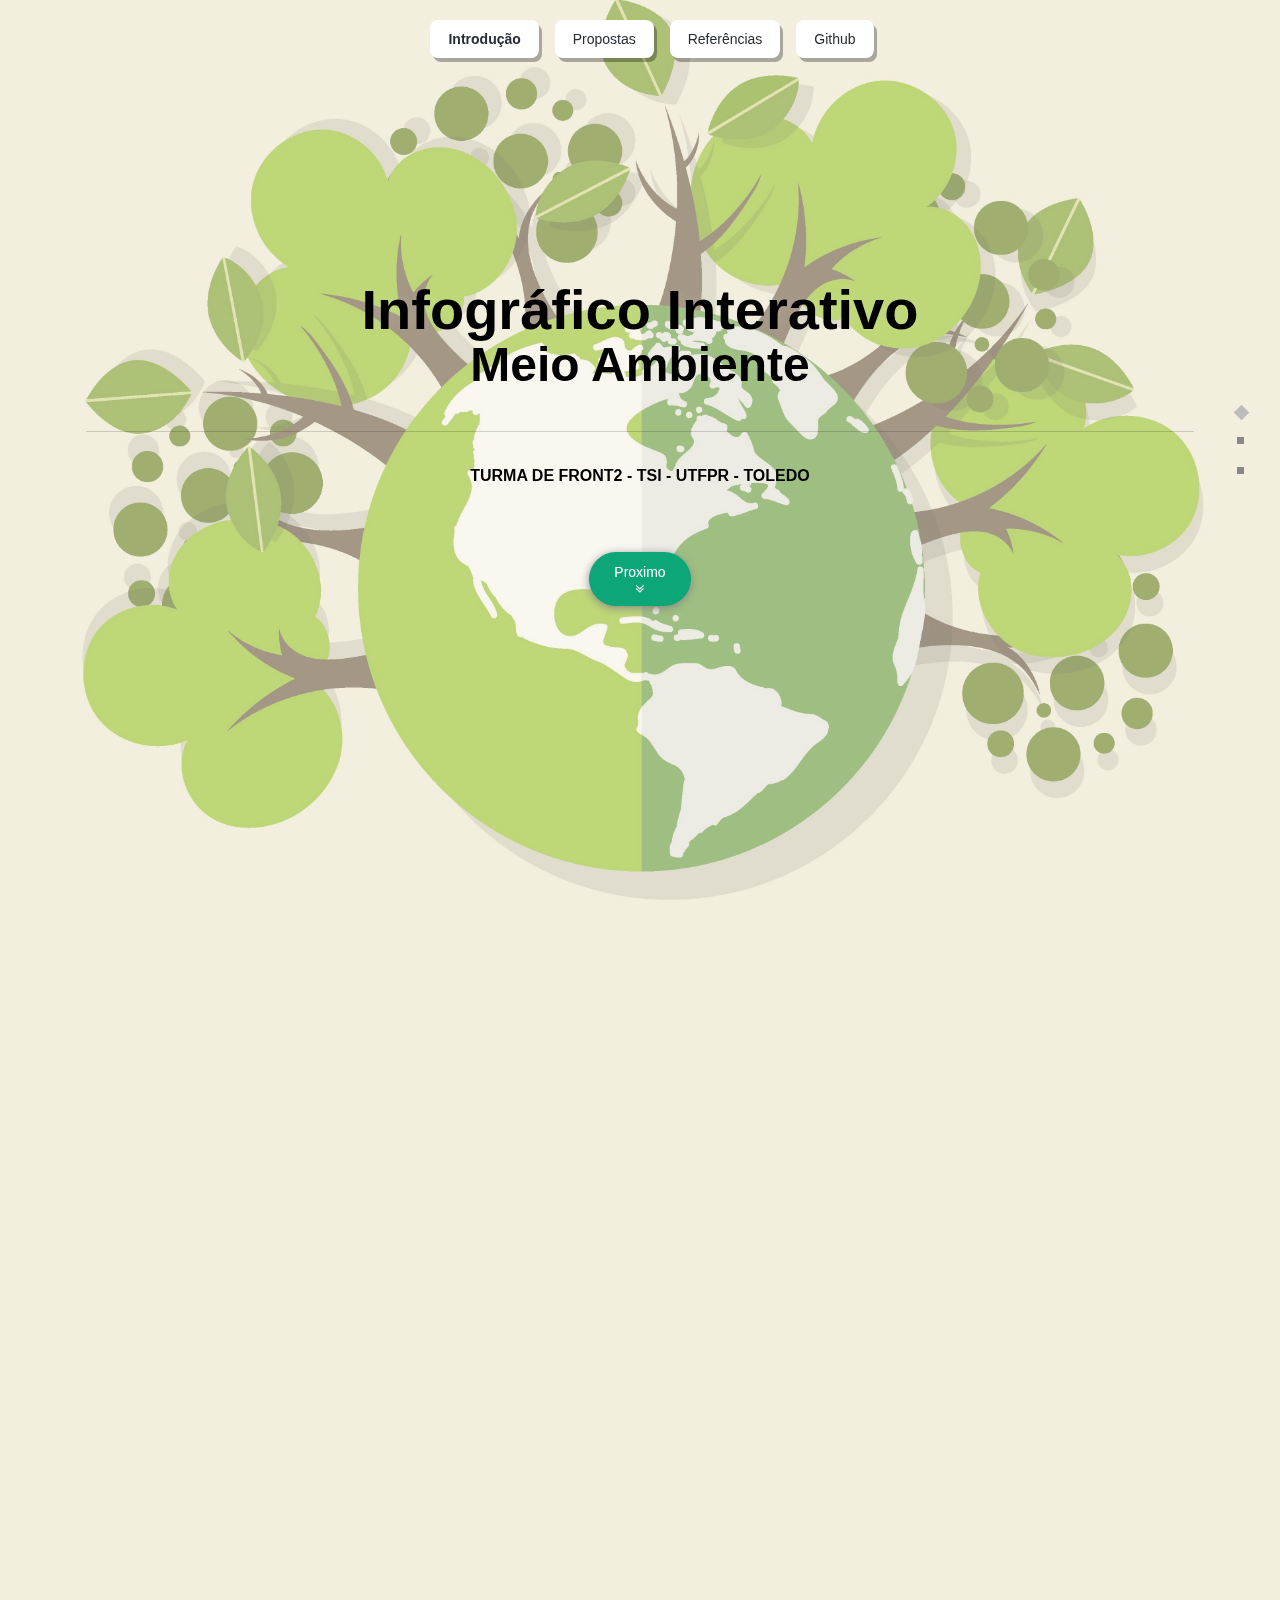
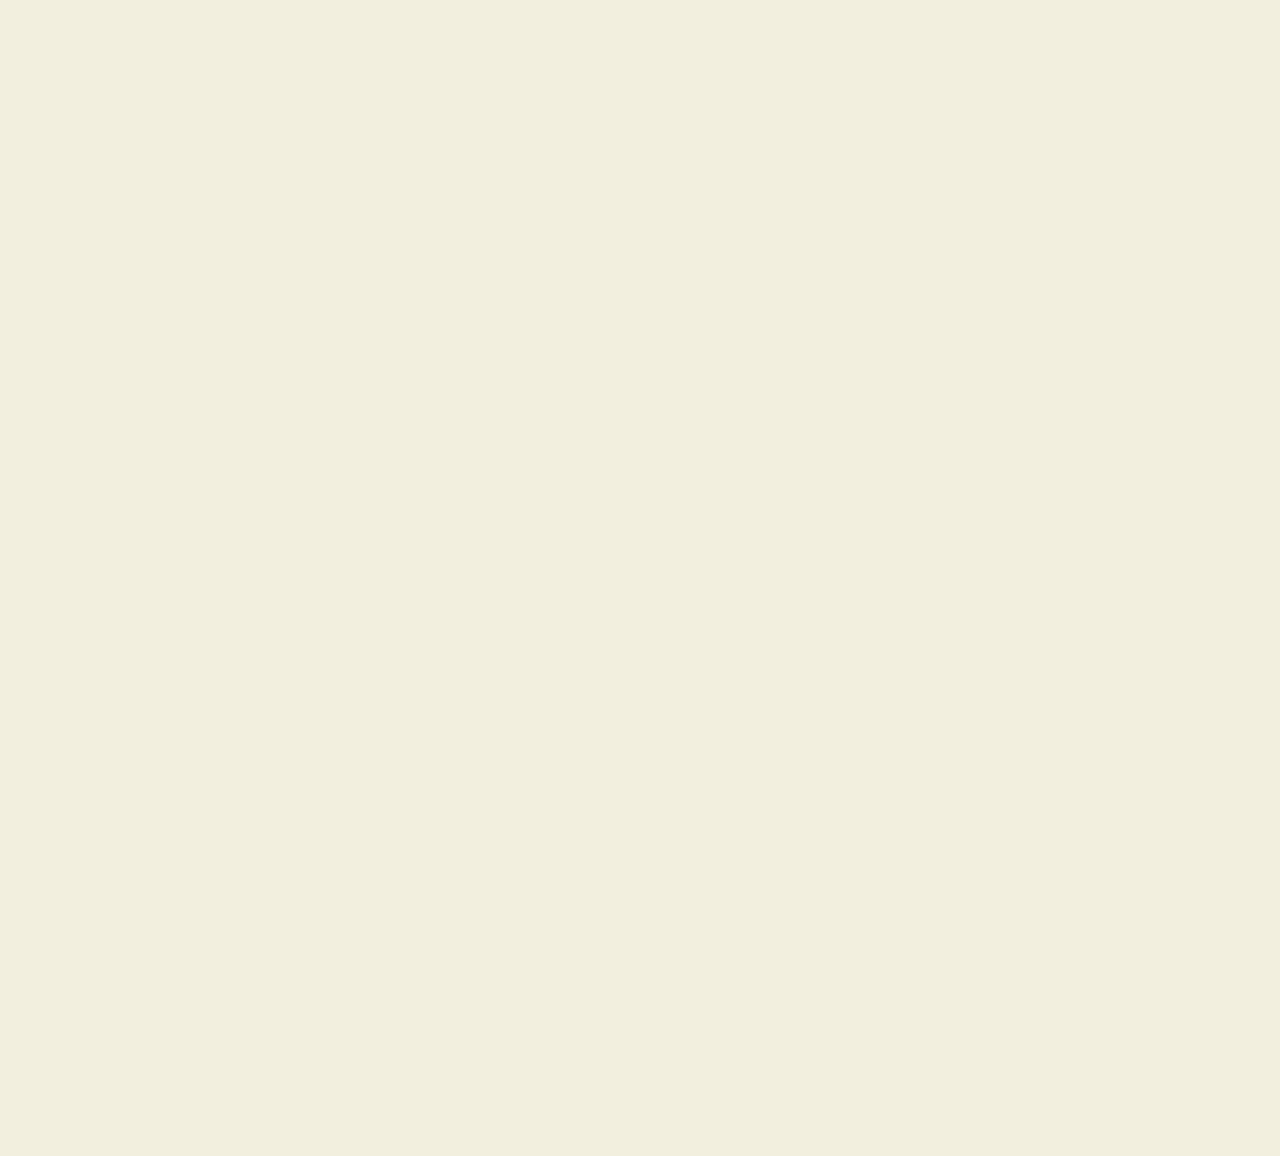
<file: index.html>
<!DOCTYPE html>
<html lang="en">

<head>
    <meta charset="UTF-8">
    <meta name="viewport" content="width=device-width, initial-scale=1.0">
    <meta http-equiv="X-UA-Compatible" content="IE=edge">
    <title>Infográfico Meio Ambiente - Front2 - TSI - UTFPR</title>
	<link rel="stylesheet" href="https://maxcdn.bootstrapcdn.com/font-awesome/4.7.0/css/font-awesome.min.css">
	<link rel="stylesheet" href="https://fonts.googleapis.com/css?family=Source+Sans+Pro:300,300i,400,400i,500,500i,600,600i,700,700i&amp;subset=latin-ext">
    <link rel="stylesheet" href="css/fullview.min.css">    
	<link rel="stylesheet" href="css/tabler.min.css">
	<link rel="stylesheet" href="css/theme-2.css">
</head>

<body>
	<header class="navbar navbar-expand-md d-print-none" >
		<button class="navbar-toggler" type="button" data-bs-toggle="collapse" data-bs-target="#navbar-menu" aria-controls="navbar-menu" aria-expanded="false" aria-label="Toggle navigation">
            <span class="navbar-toggler-icon"></span>
        </button>
		
	</header>
	<header class="navbar-expand-md">
        <div class="collapse navbar-collapse" id="navbar-menu">
			<div id="navbar">
				<ul>
					<li>
						<a href="#section1">
							Introdução
						</a>
					</li>
					<li>
						<a href="#section2">
							Propostas
						</a>
					</li>
					<li>
						<a href="#section3">
							Referências
						</a>
					</li>
					<li>
						<a href="https://github.com/epbsantos/INFO-02-23" target="_blank">
							Github
						</a>
					</li>
				</ul>
			</div>
		</div>
    </header>	
	<div class="page-wrapper">
		<div id="fullview">
			<div id="section1" class="active" data-tooltip="Introdução">
				<div class="container">
					<div class="row text-center align-items-center">
						<div class="">
							<h1 class="text-capitalize">Infográfico Interativo</h1>
							<span class="text-capitalize">Meio ambiente</span>
							<hr/>
							<h3 class="text-uppercase">Turma de front2 - TSI - UTFPR - Toledo</h3>

							<a title="Proximo" id="down" class="btn btn-teal btn-block mt-6">
								<div class="container">
									<div class="row"> Proximo </div>
									<div class="row"><i class="fa fa-angle-double-down"></i></div>
								</div>
							</a>
						</div>
					</div>
				</div>
			</div>
			<div id="section2" data-tooltip="Propostas">
				<div class="my-3 my-md-5">
					<div class="container">
						<div class="row row-cards">
							<div class="col-md-6 col-xl-3">
								<a href="#" onclick="openModal()" class="card card-link" data-bs-toggle="modal" data-bs-target="#modal-endangered-animal">
									<div class="">  
										<img class="card-img-top" src="./img/especies_extincao.jpg">
										<div class="card-body text-center">
											<div class="card-title mb-1 text-uppercase">Animais em extinção no Brasil</div>
										</div>
									</div>
								</a>
							</div>
							<div class="col-md-6 col-xl-3">
								<a class="card card-link" href="aquecimento_global">
									<div class="">  
										<img class="card-img-top" src="./img/temperatura-global.jpg">
										<div class="card-body text-center">
											<div class="card-title mb-1 text-uppercase">Perigo do aumento da temperatura global</div>
										</div>
									</div>
								</a>
							</div>
							<div class="col-md-6 col-xl-3">
								<a class="card card-link" href="api_tempo">
									<div class="">  
										<img class="card-img-top" src="./img/tempapi.jpg">
										<div class="card-body text-center">
											<div class="card-title mb-1 text-uppercase">Integração API Tempo INMET</div>
										</div>
									</div>
								</a>
							</div>
							<div class="col-md-6 col-xl-3">
								<a class="card card-link" href="Coleta Seletiva SH">
									<div class="">  
										<img class="card-img-top" src="./img/coleta_seletiva.jpg">
										<div class="card-body text-center">
											<div class="card-title mb-1 text-uppercase">Coleta Seletiva em Santa Helena- PR</div>
										</div>
									</div>
								</a>
							</div>
							<div class="col-md-6 col-xl-3">
								<a class="card card-link" href="historico_de_temperatura">
									<div class="">  
										<img class="card-img-top" src="./img/hist_temp.jpg">
										<div class="card-body text-center">
											<div class="card-title mb-1 text-uppercase">Histórico de temperatura</div>
										</div>
									</div>
								</a>
							</div>
							<div class="col-md-6 col-xl-3">
								<a class="card card-link" href="enchentes">
									<div class="">  
										<img class="card-img-top" src="./img/enchente.jpg">
										<div class="card-body text-center">
											<div class="card-title mb-1 text-uppercase">Enchentes: causas e consequências</div>
										</div>
									</div>
								</a>
							</div>
							<div class="col-md-6 col-xl-3">
								<a class="card card-link" href="meio-ambiente-toledo">
									<div class="">  
										<img class="card-img-top" src="./img/proj_ambiental.jpg">
										<div class="card-body text-center">
											<div class="card-title mb-1 text-uppercase">Projetos ambientais de Toledo</div>
										</div>
									</div>
								</a>
							</div>
							<div class="col-md-6 col-xl-3">
								<a class="card card-link" href="camada_de_ozonio">
									<div class="">  
										<img class="card-img-top" src="./img/camada_ozonio.jpg">
										<div class="card-body text-center">
											<div class="card-title mb-1 text-uppercase">Camada de Ozônio</div>
										</div>
									</div>
								</a>
							</div>
						</div>
					</div>
				</div>
			</div>
			<div id="section3" data-tooltip="Referências">
				<div class="my-3 my-md-5">
					<div class="container">
						<div class="row row-cards row-deck">
							<div class="card">
								 <div class="row g-0">
									<div class="col-auto">
										<div class="card-body">
											<div class="avatar avatar-md" style="background-image: url(./img/ref_biblio.jpg)"></div>
										</div>
									</div>
									<div class="col">
										<div class="card-body ps-0">
											<div class="row">
											  <div class="col">
												<h3 class="mb-0"><a href="Linha%20do%20Tempo%20Animais">Animais em extinção no Brasil</a></h3>
											  </div>
											</div>
											<div class="row">
												<div class="col-md">
													<div class="mt-3 list-inline list-inline-dots mb-0 text-secondary d-sm-block d-none">
														<div class="list-inline-item"><a href="https://valor.globo.com/brasil/noticia/2023/05/24/sabe-que-especies-estao-ameacadas-de-extincao-no-brasil-confira-alguns-exemplos.ghtml" target="_blank">Globo - Valor Economico</a></div>
														<div class="list-inline-item"><a href="https://biblioteca.ibge.gov.br/index.php/biblioteca-catalogo?view=detalhes&id=2101754" target="_blank">Biblioteca IBGE</a></div>
														<div class="list-inline-item"><a href="https://g1.globo.com/meio-ambiente/noticia/2023/08/02/icmbio-lanca-plataforma-que-reune-dados-de-5-mil-especies-da-fauna-brasileira.ghtml" target="_blank">Globo - Meio Ambiente</a></div>
													</div>										
												</div>									  
											</div>
										</div>
									</div>
								 </div>
							</div>
							<div class="card">
								 <div class="row g-0">
									<div class="col-auto">
										<div class="card-body">
											<div class="avatar avatar-md" style="background-image: url(./img/ref_biblio.jpg)"></div>
										</div>
									</div>
									<div class="col">
										<div class="card-body ps-0">
											<div class="row">
											  <div class="col">
												<h3 class="mb-0"><a href="aquecimento_global">Perigo do aumento da temperatura global</a></h3>
											  </div>
											</div>
											<div class="row">
												<div class="col-md">
													<div class="mt-3 list-inline list-inline-dots mb-0 text-secondary d-sm-block d-none">
														<div class="list-inline-item"><a href="https://www.rainforestcoalition.org/the-climate-emergency/?gclid=EAIaIQobChMI1I2Lu_XLgQMVdROzAB2nKw-VEAAYASAAEgI8n_D_BwE" target="_blank" rel="noopener noreferrer">Coalition For Rainforest Nations</a></div>
														<div class="list-inline-item"><a href="https://www.unep.org/pt-br/noticias-e-reportagens/reportagem/o-aumento-alarmante-da-temperatura-global" target="_blank" rel="noopener noreferrer">ONU - Meio Ambiente</a> </div>
													</div>										
												</div>									  
											</div>
										</div>
									</div>
								 </div>
							</div>
							<div class="card">
								 <div class="row g-0">
									<div class="col-auto">
										<div class="card-body">
											<div class="avatar avatar-md" style="background-image: url(./img/ref_biblio.jpg)"></div>
										</div>
									</div>
									<div class="col">
										<div class="card-body ps-0">
											<div class="row">
											  <div class="col">
												<h3 class="mb-0"><a href="aquecimento_global">Integração API Tempo INMET</a></h3>
											  </div>
											</div>
											<div class="row">
												<div class="col-md">
													<div class="mt-3 list-inline list-inline-dots mb-0 text-secondary d-sm-block d-none">
														<div class="list-inline-item"><a href="https://portal.inmet.gov.br/manual/manual-de-uso-da-api-esta%C3%A7%C3%B5es" target="_blank" rel="noopener noreferrer">INMET</a></div>
													
													</div>										
												</div>									  
											</div>
										</div>
									</div>
								 </div>
							</div>
						</div>
					</div>
				</div>
			</div>
		</div>
	</div>
	
	<!-- Janela modal -->
	<div class="modal modal-blur fade" id="modal-endangered-animal" tabindex="-1" role="dialog" aria-hidden="true">
      <div class="modal-dialog modal-full-width modal-dialog-centered" role="document">
        <div class="modal-content">
          <div class="modal-header">
            <h5 class="modal-title">Animais em extinção no Brasil</h5>
            <button type="button" class="btn-close" data-bs-dismiss="modal" aria-label="Close"></button>
          </div>
          <div class="modal-body">
			<p>
				<div id="modalContent">
				</div>
			</p>
		  </div>
        </div>
      </div>
    </div>


    <script src="https://ajax.googleapis.com/ajax/libs/jquery/3.7.1/jquery.min.js"></script>
    <script src="js/fullview.min.js"></script>
	<script src="js/tabler.min.js"></script>

    <script>

        $(document).ready(function () {

            var fv = $("#fullview").fullView({
                //Navigation
                navbar: "#navbar",
                dots: true,
                dotsPosition: 'right',
                dotsTooltips: true,

                //Scrolling
                backToTop: true,

                // Accessibility
                keyboardScrolling: true,

                // Callback
                onScrollEnd: function (currentView, previousView, direction) {
                    // console.log("Direction", direction)
                    // console.log("Current", currentView)
                    // console.log("Previus", previousView)
                },
                onScrollStart: function (currentView, destinationView, direction) {
                   // console.log("Direction", direction)
                   // console.log("Current", currentView)
                   // console.log("Destination", destinationView)
                },

            });

            $("#down").click(function () {
                // To Scroll Down 1 Section
                fv.data('fullView').scrollDown();

                // To Scroll Up 1 Section
                // fv.data('fullView').scrollDown();
            });

            

        }); 
    </script>
	
	
	<script>
		// Função para abrir a janela modal dos Animais em extinção
		function openModal() {
			// Obtém a janela modal
			var modal = document.getElementById("modal-endangered-animal");

			// Carrega o conteúdo do arquivo HTML na janela modal
			 document.getElementById("modalContent").innerHTML = '<object type="text/html" data="Linha%20do%20Tempo%20Animais/index.html"></object>';
		}
	</script>
	


</body>

</html>
</file>
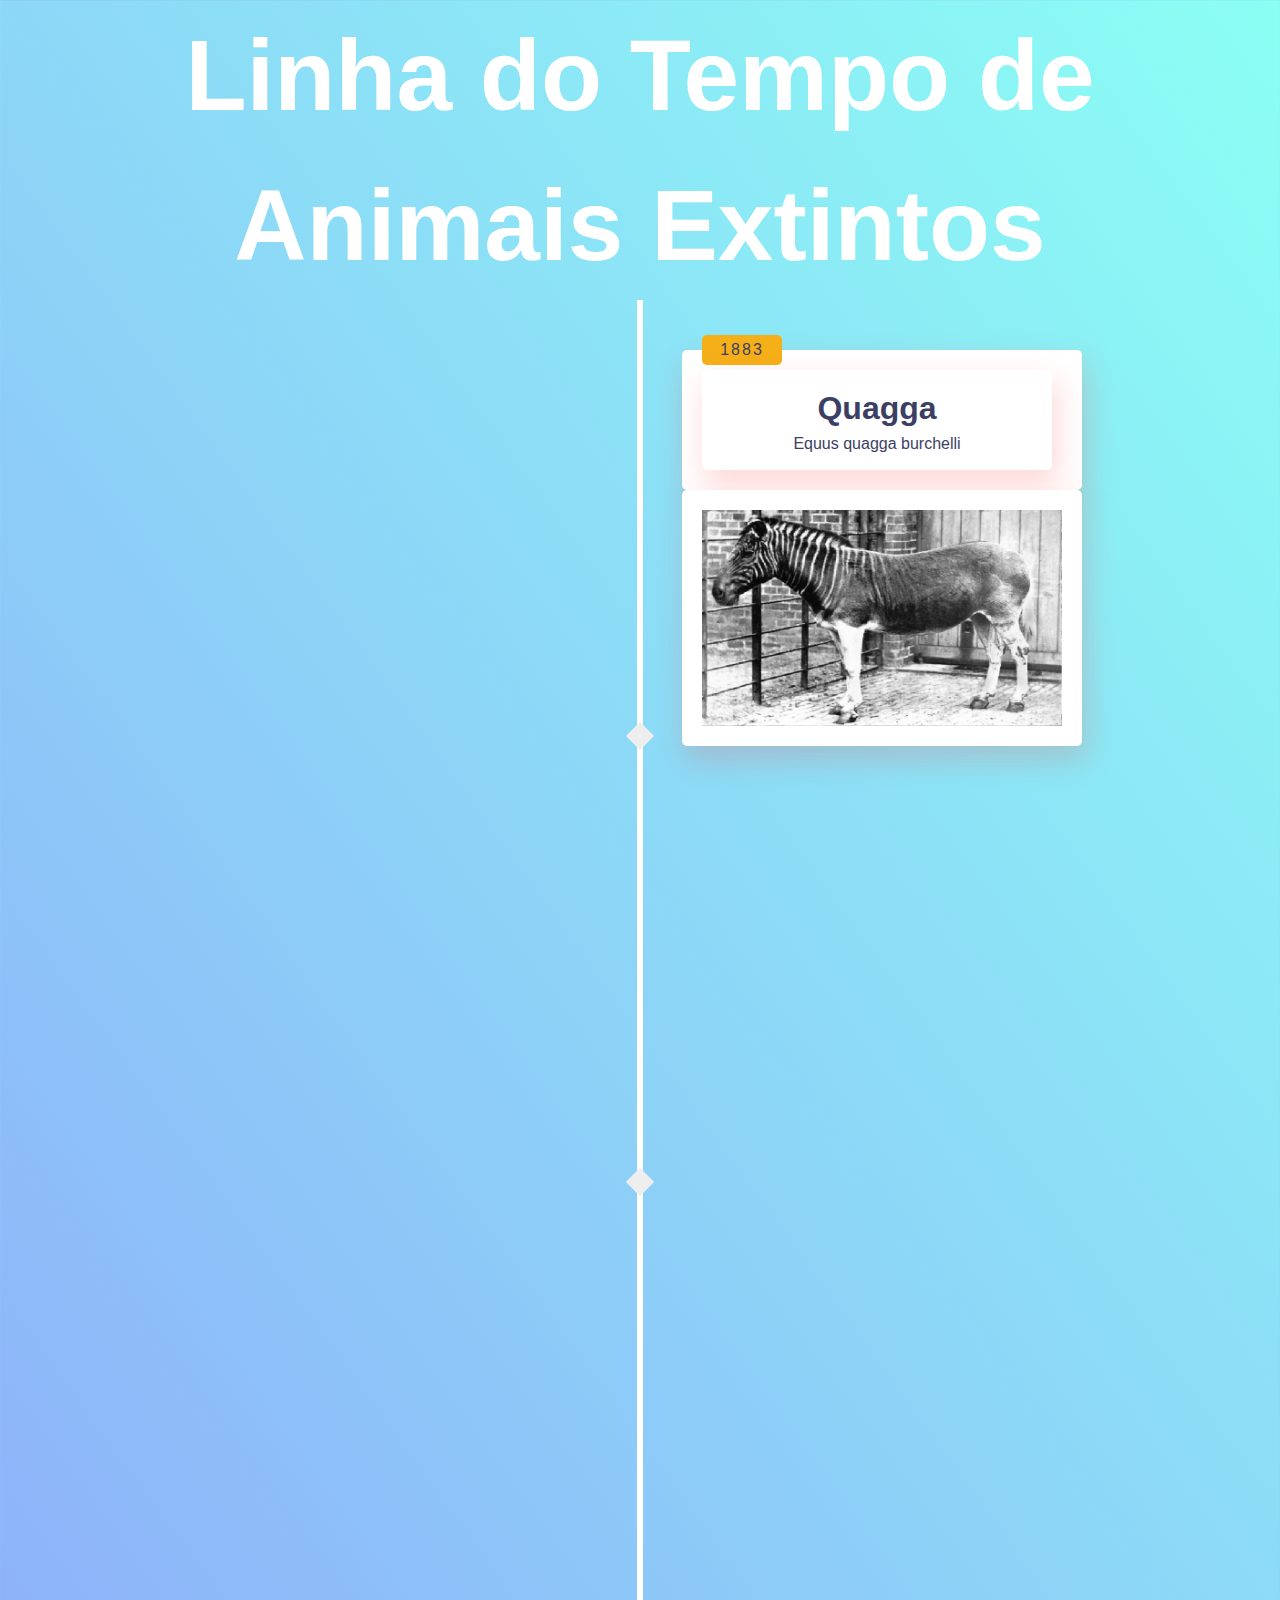
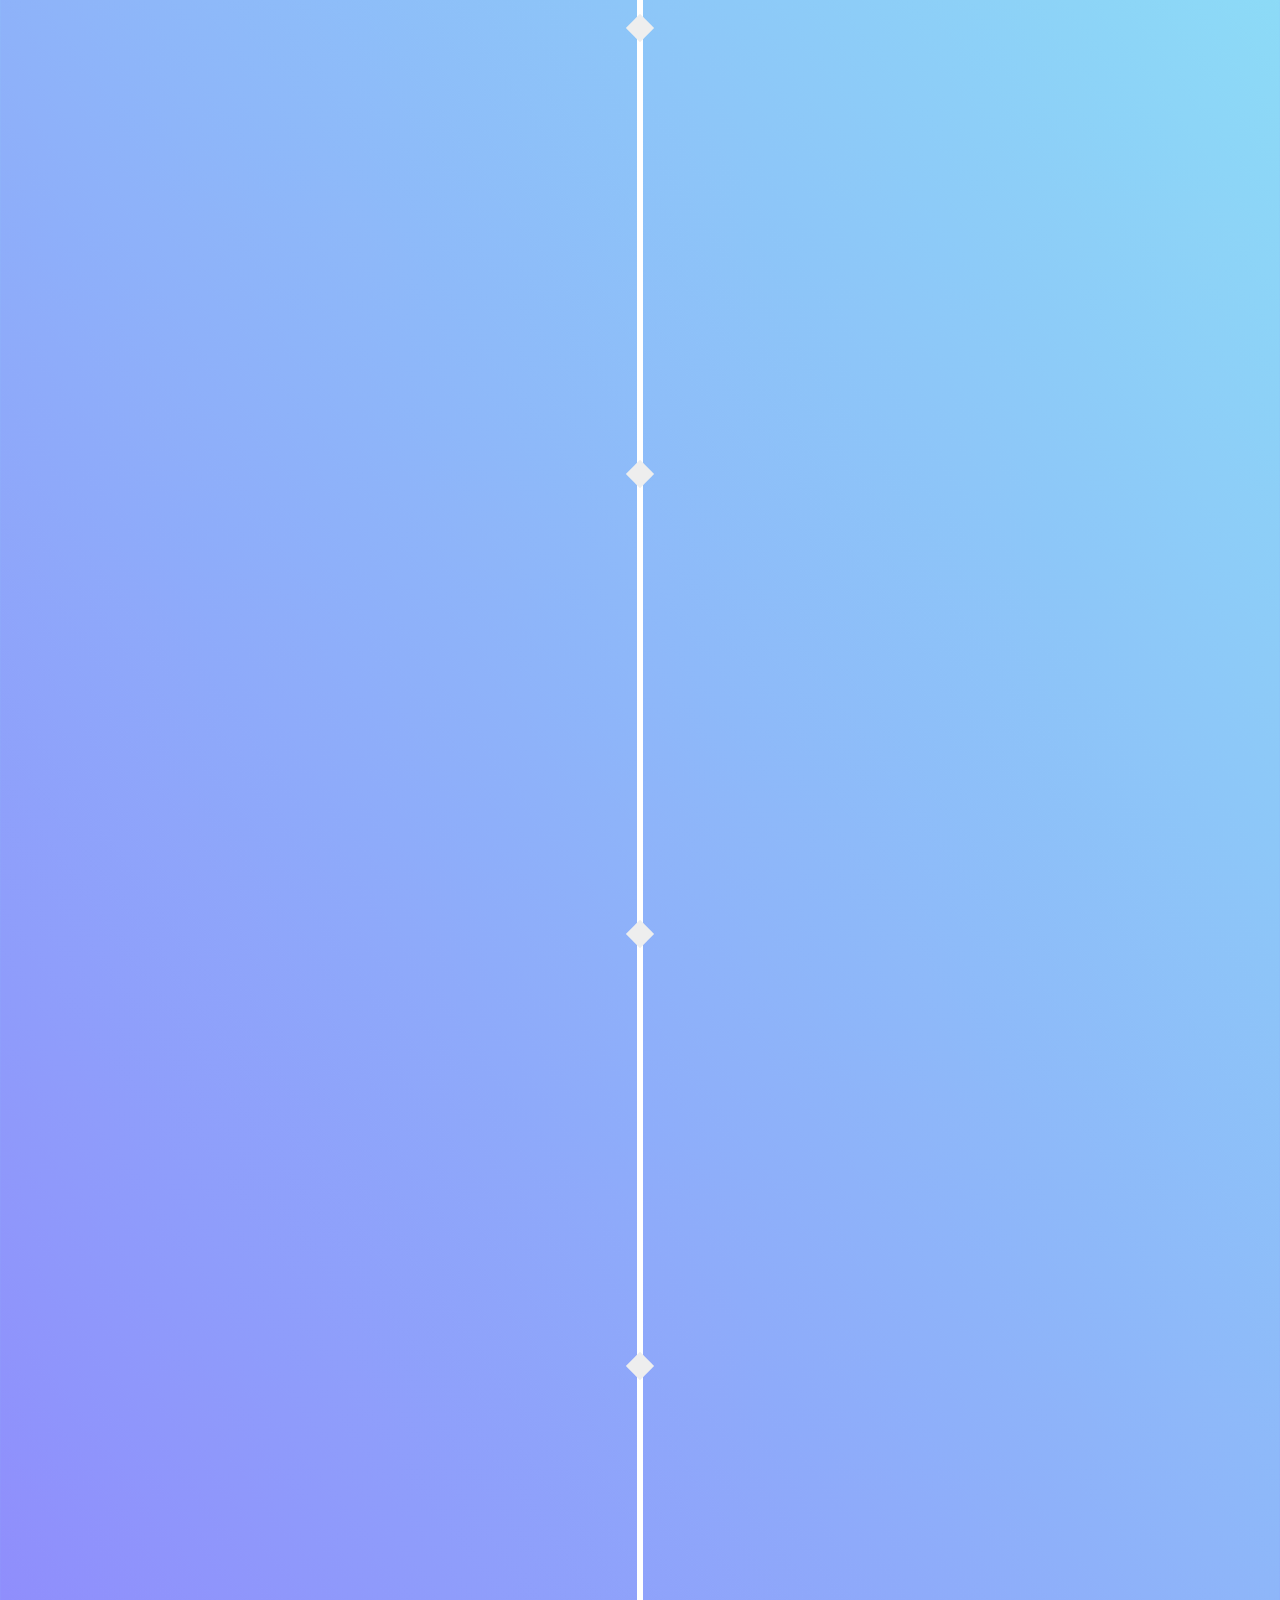
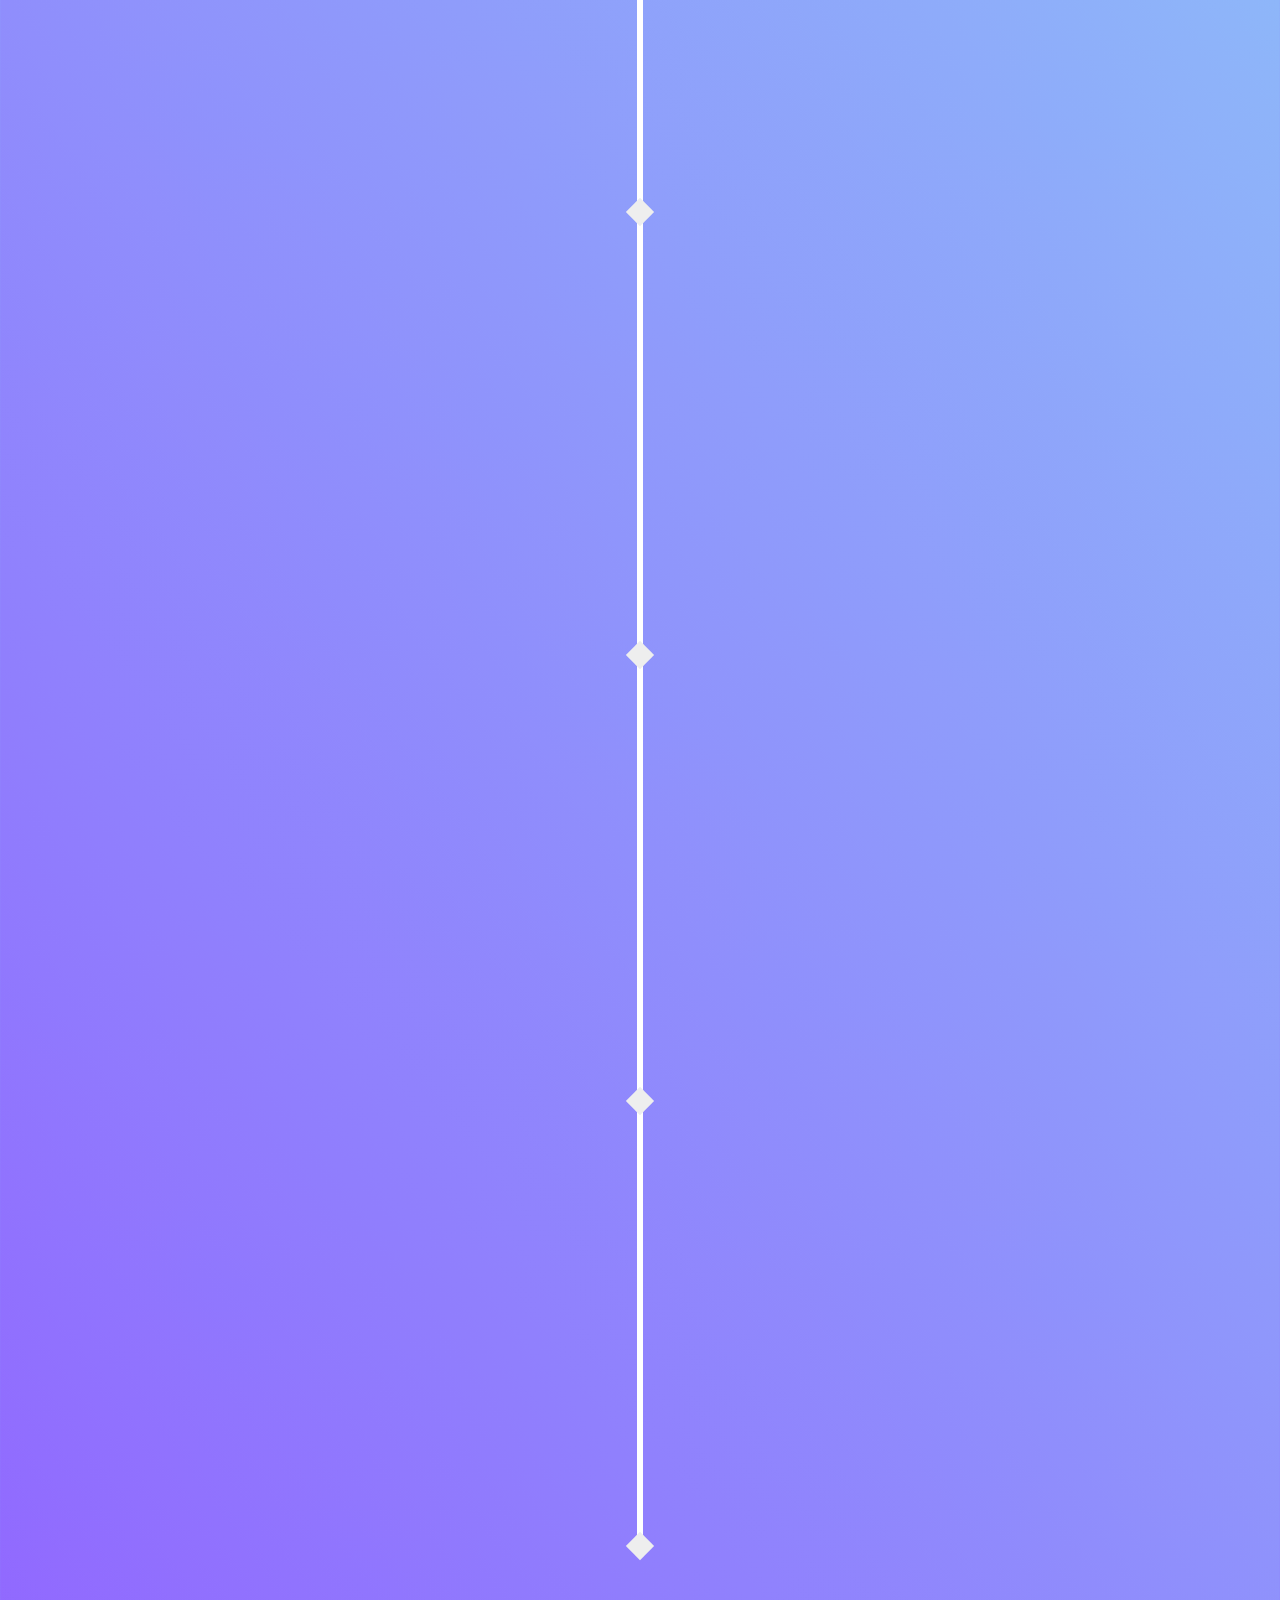
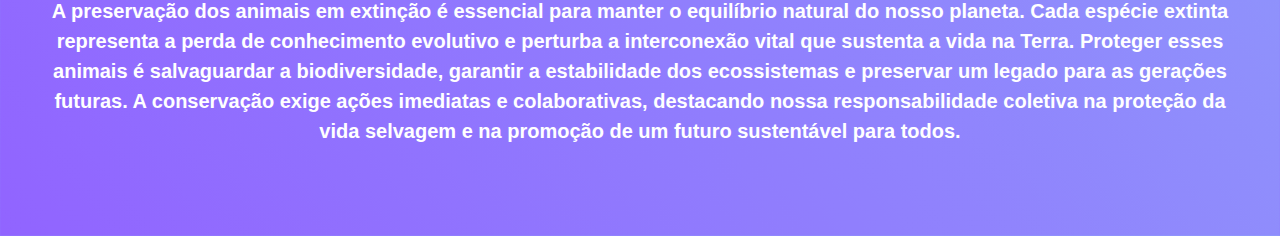
<file: Animais Extintos/index.html>
<!DOCTYPE html>
<html lang="en">
<head>
<meta charset="UTF-8">
<title>Smooth Scrolling Sections</title>
<link rel="stylesheet" href="css/style.css">
</head>
<body data-spy="scroll" data-target="#navbar-example">
<div class="wrapper">
  <h1 class="titulo">Linha do Tempo de Animais Extintos</h1>
    <section class="timeline">
        <ul>
          <li>
            <div class="card" onclick="showImage(this)">
                <time>1883</time>
                <div class="discovery">
                  <h1>Quagga</h1>
                  <p>Equus quagga burchelli</p>
                </div>
              </div>
              <div class="image-popup">
                <img src="img/Quagga.jpg" alt="Imagem 1">
              </div>
          </li>
          <li>
            <div class="card" onclick="showImage(this)">
                <time>1914</time>
                <div class="discovery">
                  <h1>Pombo-Passageiro</h1>
                  <p>Ectopistes migratorius</p>
                  <p class="texto-reduzido"></p>
                </div>
              </div>
              <div class="image-popup">
                <img src="img/Pombo.jpg" alt="Imagem 1">
              </div>
          </li>
          <li>
            <div class="card" onclick="showImage(this)">
                <time>1918</time>
                <div class="discovery">
                  <h1>Periquito-de-Carolina</h1>
                  <p>Conuropsis carolinensis</p>
                  <p class="texto-reduzido"></p>
                </div>
              </div>
              <div class="image-popup">
                <img src="img/Periquito.jpg" alt="Imagem 1">
              </div>
          </li>
          <li>
            <div class="card" onclick="showImage(this)">
                <time>1936</time>
                <div class="discovery">
                  <h1>Tigre-da-Tasmânia</h1>
                  <p>Thylacine</p>
                  <p class="texto-reduzido"></p>
                </div>
              </div>
              <div class="image-popup">
                <img src="img/Tigre.webp" alt="Imagem 1">
              </div>
          </li>
          <li>
            <div class="card" onclick="showImage(this)">
                <time>1940</time>
                <div class="discovery">
                  <h1>Cágado-gigante-d'água-dos-mares</h1>
                  <p>Swinhoechelys spinulosa</p>
                  <p class="texto-reduzido"></p>
                </div>
              </div>
              <div class="image-popup">
                <img src="img/Cagado.jpg" alt="Imagem 1">
              </div>
          </li>
          <li>
            <div class="card" onclick="showImage(this)">
                <time>1944</time>
                <div class="discovery">
                  <h1>Pica-pau-azul</h1>
                  <p>Campephilus principalis</p>
                  <p class="texto-reduzido"></p>
                </div>
              </div>
              <div class="image-popup">
                <img src="img/Pica pau.webp" alt="Imagem 1">
              </div>
          </li>
          <li>
            <div class="card" onclick="showImage(this)">
                <time>1950</time>
                <div class="discovery">
                  <h1>Lobo-marinho-japonês</h1>
                  <p>Callorhinus ursinus</p>
                  <p class="texto-reduzido"></p>
                </div>
              </div>
              <div class="image-popup">
                <img src="img/Leao.jpg" alt="Imagem 1">
              </div>
          </li>
          <li>
            <div class="card" onclick="showImage(this)">
                <time>1952</time>
                <div class="discovery">
                  <h1>Gaivota-de-bico-rubro</h1>
                  <p>Rhodostethia rosea</p>
                  <p class="texto-reduzido"></p>
                </div>
              </div>
              <div class="image-popup">
                <img src="img/Gaivota.jpg" alt="Imagem 1">
              </div>
          </li>
          <li>
            <div class="card" onclick="showImage(this)">
                <time>1960</time>
                <div class="discovery">
                  <h1>Cavalo-de-Przewalski da Mongólia</h1>
                  <p>Equus ferus przewalskii</p>
                  <p class="texto-reduzido"></p>
                </div>
              </div>
              <div class="image-popup">
                <img src="img/Cavalo.jpg" alt="Imagem 1">
              </div>
          </li>
          <li>
            <div class="card" onclick="showImage(this)">
                <time>2000</time>
                <div class="discovery">
                  <h1>Ararinha-azul</h1>
                  <p>Cyanopsitta spixii</p>
                  <p class="texto-reduzido"></p>
                </div>
              </div>
              <div class="image-popup">
                <img src="img/Ariranha.jpg" alt="Imagem 1">
              </div>
          </li>
        </ul>
      </section>
      <h2 class="fim">A preservação dos animais em extinção é essencial para manter o equilíbrio natural do nosso planeta. Cada espécie extinta representa a perda de conhecimento evolutivo e perturba a interconexão vital que sustenta a vida na Terra. Proteger esses animais é salvaguardar a biodiversidade, garantir a estabilidade dos ecossistemas e preservar um legado para as gerações futuras. A conservação exige ações imediatas e colaborativas, destacando nossa responsabilidade coletiva na proteção da vida selvagem e na promoção de um futuro sustentável para todos.</h2>
    </div>
    <script src="https://code.jquery.com/jquery-3.6.0.min.js"></script>
    <script src="js/scripts.js"></script>
</body>
</html>
</file>
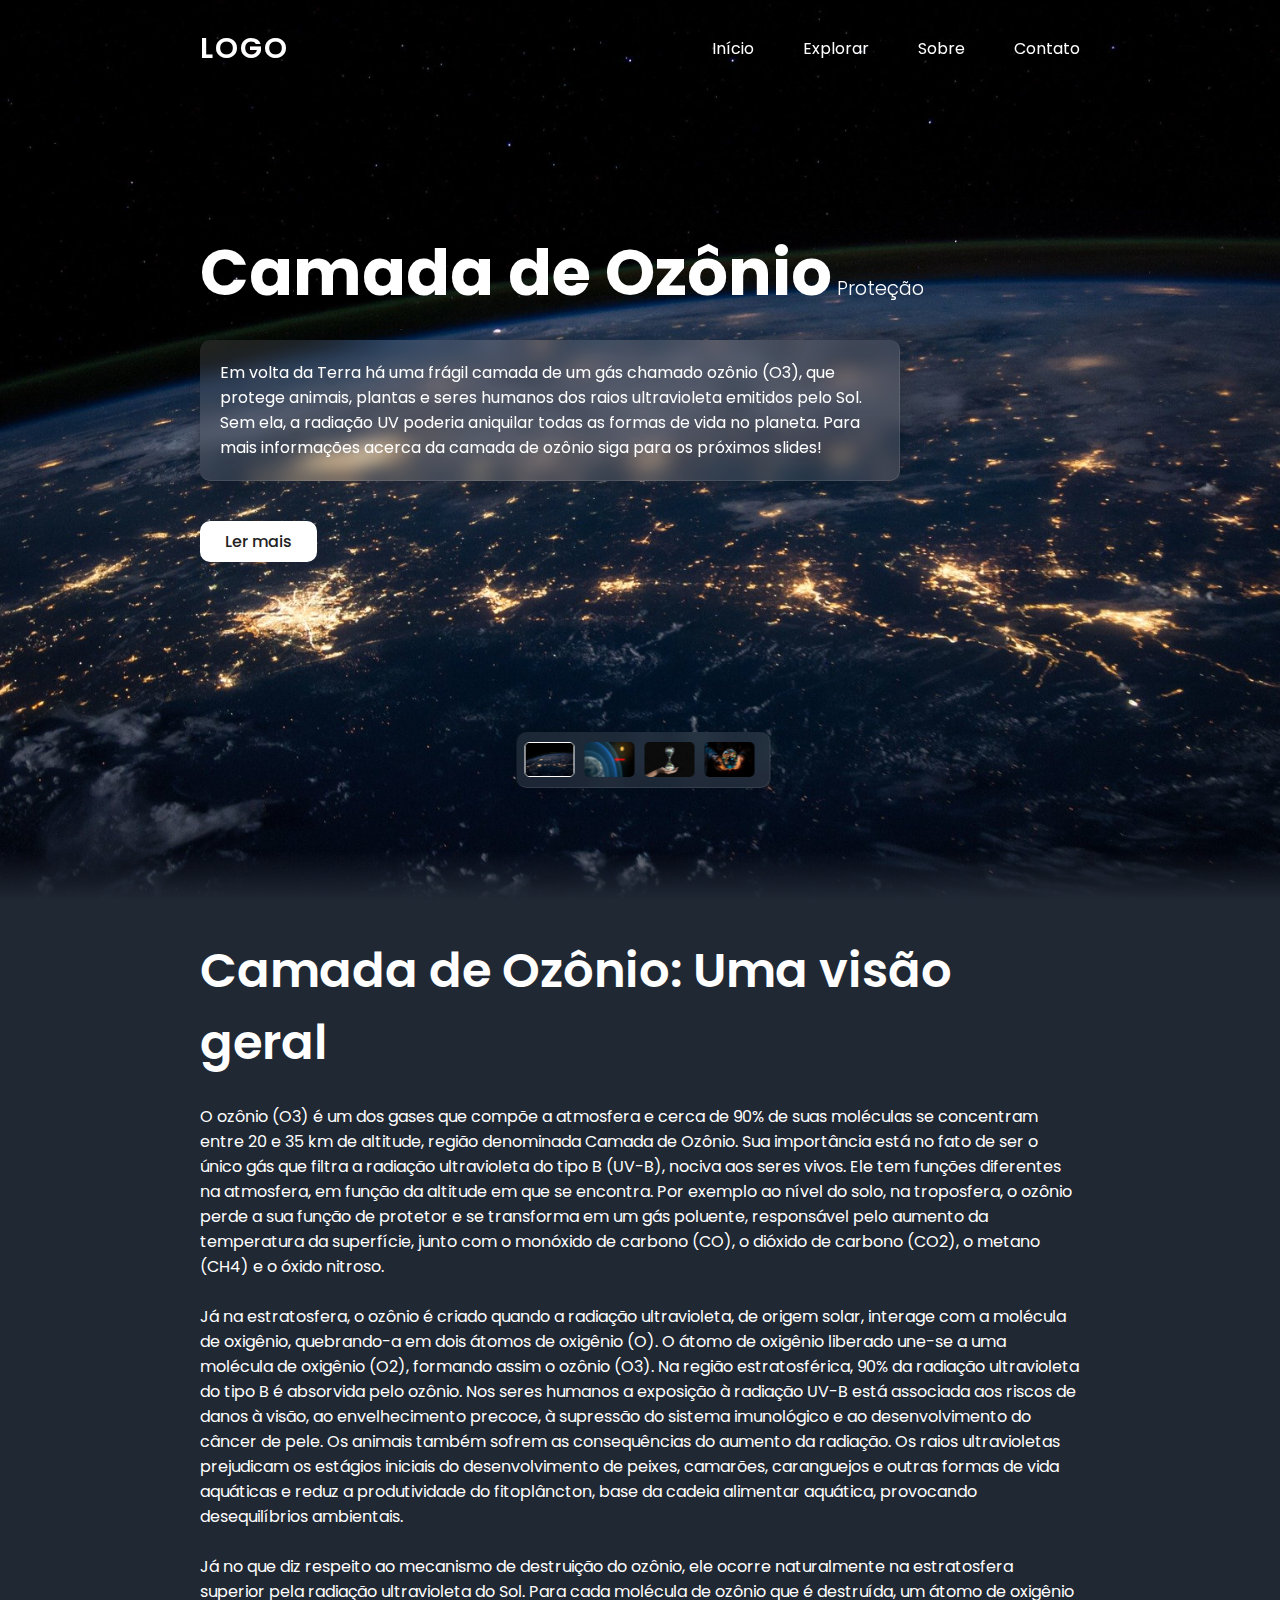
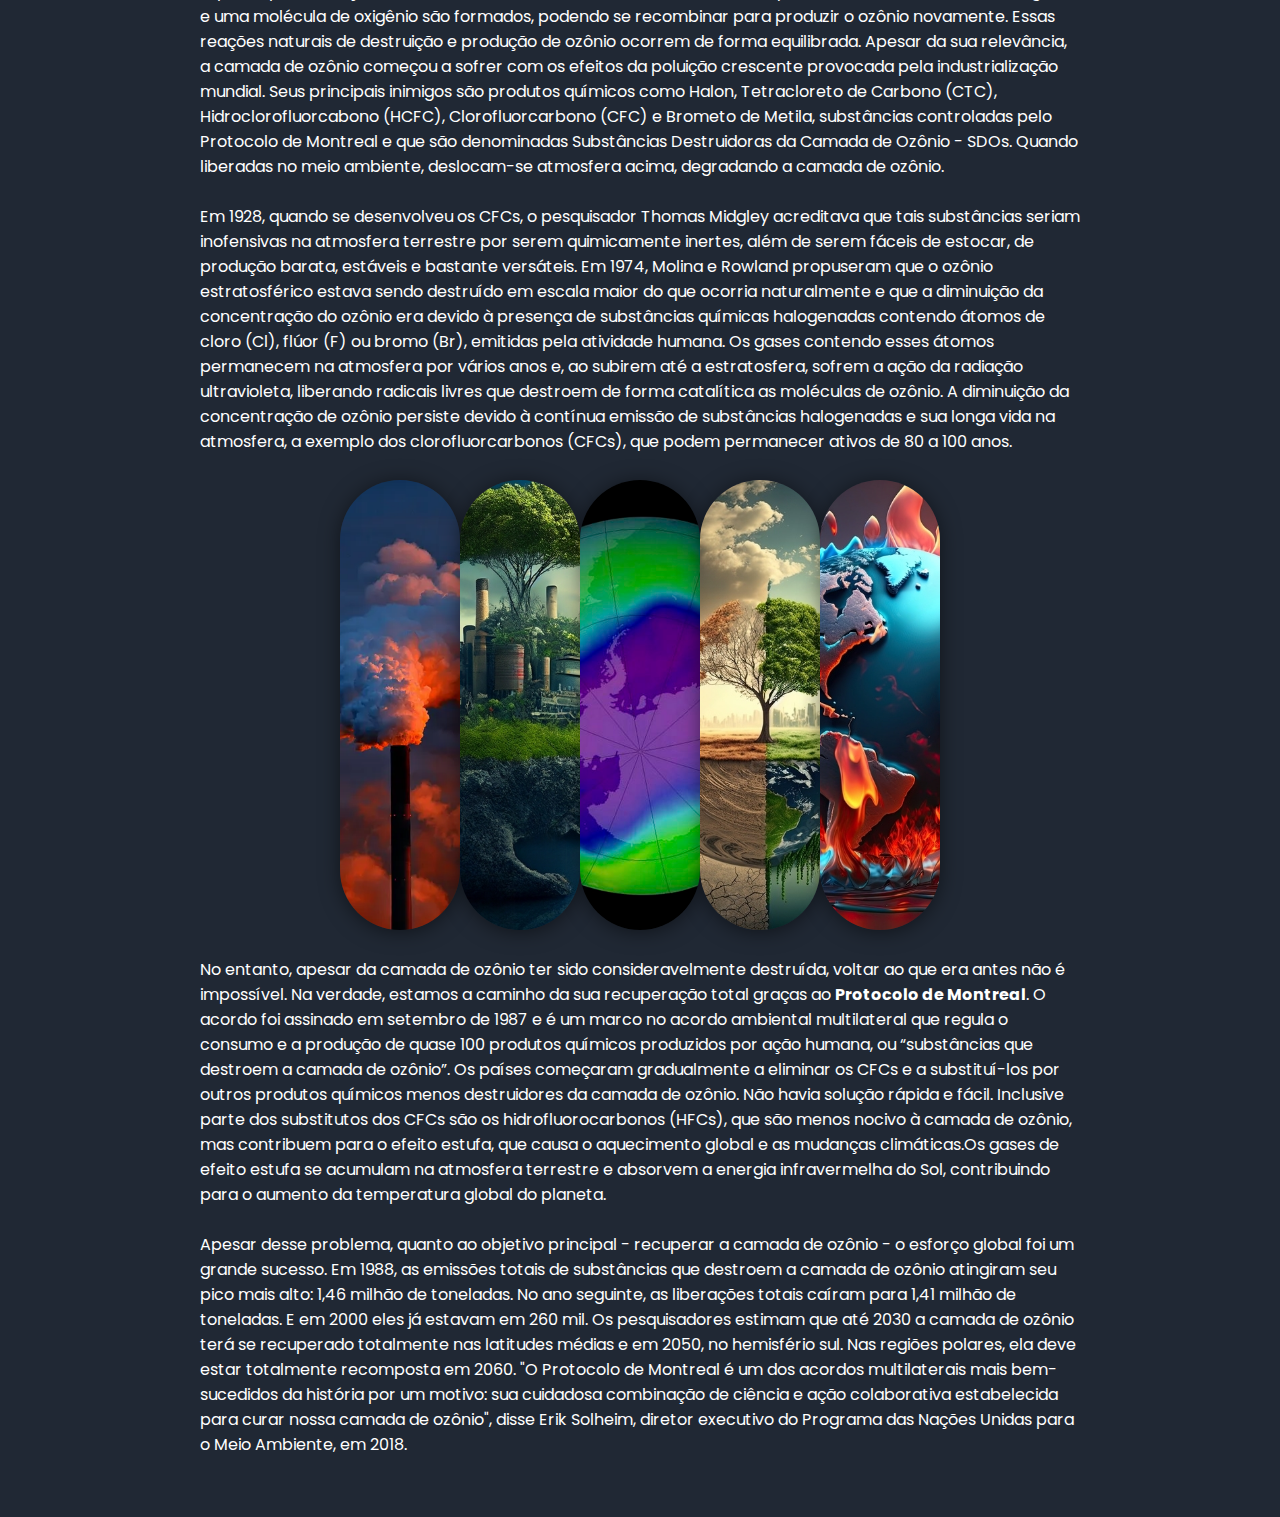
<file: camada_de_ozonio/index.html>
<!DOCTYPE html>
<html lang="en">

<head>
  <meta charset="UTF-8">
  <meta name="viewport" content="width=device-width, initial-scale=1.0">
  <title>Camada de Ozônio</title>
  <link rel="stylesheet" href="css/swiper-bundle.min.css">
  <link rel="stylesheet" href="css/style.css">
  <link rel="stylesheet" href="https://unicons.iconscout.com/release/v4.0.8/css/line.css">
</head>

<body>

  <header>
    <div class="nav-bar">
      <a href="" class="logo">Logo</a>
      <div class="navigation">
        <div class="nav-items">
          <i class="uil uil-times nav-close-btn"></i>
          <a href="#"><i class="uil uil-home"></i> Início</a>
          <a href="#"><i class="uil uil-compass"></i> Explorar</a>
          <a href="#"><i class="uil uil-info-circle"></i> Sobre</a>
          <a href="#"><i class="uil uil-envelope"></i> Contato</a>
        </div>
      </div>
      <i class="uil uil-apps nav-menu-btn"></i>
    </div>
  </header>

  <section class="home">
    <div class="media-icons">
      <a href="#"><i class="uil uil-instagram"></i></a>
    </div>

    <div class="swiper bg-slider">
      <div class="swiper-wrapper">
        <div class="swiper-slide">
          <img src="images/ozone-bg-1.jpg" alt="">
          <div class="text-content">
            <h2 class="title">Camada de Ozônio<span> Proteção</span></h2>
            <p>Em volta da Terra há uma frágil camada de um gás chamado ozônio (O3), que protege animais, plantas e seres humanos dos raios ultravioleta emitidos pelo Sol. Sem ela, a radiação UV poderia aniquilar todas as formas de vida no planeta. Para mais informações acerca da camada de ozônio siga para os próximos slides!</p>
            <button id="myButton1" class="read-btn">Ler mais <i class="uil uil-arrow-right"></i></button>
          </div>
        </div>
        <div class="swiper-slide dark-layer">
          <img src="images/ozone-bg-2.jpg" alt="">
          <div class="text-content">
            <h2 class="title">Filtro de Radiação<span> Processo</span></h2>
            <p>O ozônio absorve a radiação UV-B do Sol. Quando uma molécula de ozônio absorve UV-B, ela se desfaz em uma molécula de oxigênio (O2) e um átomo separado de oxigênio (O). Posteriormente, os dois componentes podem reformar a molécula de ozônio (O3).</p>
            <button id ="myButton2" class="read-btn">Ler mais <i class="uil uil-arrow-right"></i></button>
          </div>
        </div>
        <div class="swiper-slide">
          <img src="images/ozone-bg-3.jpg" alt="">
          <div class="text-content">
            <h2 class="title">Rarefação do Ozônio<span> Perigo</span></h2>
            <p>A camada de ozônio está sendo prejudicada pela existência de gases que entram em contato com os raios UV e com eles acabam reagindo, diminuindo a quantidade de gases ozônio na atmosfera terrestre. Esses gases são produzidos por diversas atividades, como a queima de combustíveis fósseis, a queima de combustíveis nos veículos e as indústrias químicas.</p>
            <button id="myButton3" class="read-btn">Ler mais <i class="uil uil-arrow-right"></i></button>
          </div>
        </div>
        <div class="swiper-slide dark-layer">
          <img src="images/ozone-bg-4.jpg" alt="">
          <div class="text-content">
            <h2 class="title">Reconstrução Gradual<span> Cuidados</span></h2>
            <p>Após o alerta de que a camada estava tão frágil que havia "buracos" em algumas partes dela, o mundo entrou em alerta - e uma série de ações sem precedentes na história foram tomadas. Governos assinaram o Protocolo de Montreal, considerado um marco histórico na proteção do ambiente. Caso deseje saber mais, siga para o resumo abaixo na página.</p>
            <button id="myButton4" class="read-btn">Ler mais <i class="uil uil-arrow-right"></i></button>
          </div>
        </div>
      </div>
    </div>
    <div class="bg-slider-thumbs">
      <div class="swiper-wrapper thumbs-container">
        <img src="images/ozone-bg-1.jpg" alt="" class="swiper-slide">
        <img src="images/ozone-bg-2.jpg" alt="" class="swiper-slide">
        <img src="images/ozone-bg-3.jpg" alt="" class="swiper-slide">
        <img src="images/ozone-bg-4.jpg" alt="" class="swiper-slide">
      </div>
    </div>
  </section>
  
  <section class="about section">
    <h2>Camada de Ozônio: Uma visão geral</h2>

    <p>O ozônio (O3) é um dos gases que compõe a atmosfera e cerca de 90% de suas moléculas se concentram  entre 20 e 35 km de altitude, região denominada Camada de Ozônio. Sua importância está no fato de ser o único gás que filtra a radiação ultravioleta do tipo B (UV-B), nociva aos seres vivos. Ele tem funções diferentes na atmosfera, em função da altitude em que se encontra. Por exemplo ao nível do solo, na troposfera, o ozônio perde a sua função de protetor e se transforma em um gás poluente, responsável pelo aumento da temperatura da superfície, junto com o monóxido de carbono (CO), o dióxido de carbono (CO2), o metano (CH4) e o óxido nitroso. </p>

    <p>Já na estratosfera, o ozônio é criado quando a radiação ultravioleta, de origem solar, interage com a molécula de oxigênio, quebrando-a em dois átomos de oxigênio (O). O átomo de oxigênio liberado une-se a uma molécula de oxigênio (O2), formando assim o ozônio (O3). Na região estratosférica, 90% da radiação ultravioleta do tipo B é absorvida pelo ozônio. Nos seres humanos a exposição à radiação UV-B está associada aos riscos de danos à visão, ao envelhecimento precoce, à supressão do sistema imunológico e ao desenvolvimento do câncer de pele. Os animais também sofrem as consequências do aumento da radiação. Os raios ultravioletas prejudicam os estágios iniciais do desenvolvimento de peixes, camarões, caranguejos e outras formas de vida aquáticas e reduz a produtividade do fitoplâncton, base da cadeia alimentar aquática, provocando desequilíbrios ambientais.</p>

    <p>Já no que diz respeito ao mecanismo de destruição do ozônio, ele ocorre naturalmente na estratosfera superior pela radiação ultravioleta do Sol. Para cada molécula de ozônio que é destruída, um átomo de oxigênio e uma molécula de oxigênio são formados, podendo se recombinar para produzir o ozônio novamente. Essas reações naturais de destruição e produção de ozônio ocorrem de forma equilibrada. Apesar da sua relevância, a camada de ozônio começou a sofrer com os efeitos da poluição crescente provocada pela industrialização mundial. Seus principais inimigos são produtos químicos como Halon, Tetracloreto de Carbono (CTC), Hidroclorofluorcabono (HCFC), Clorofluorcarbono (CFC) e Brometo de Metila, substâncias controladas pelo Protocolo de Montreal e que são denominadas Substâncias Destruidoras da Camada de Ozônio - SDOs. Quando liberadas no meio ambiente, deslocam-se atmosfera acima, degradando a camada de ozônio.</p>

    <p>Em 1928, quando se desenvolveu os CFCs, o pesquisador Thomas Midgley acreditava que tais substâncias seriam inofensivas na atmosfera terrestre por serem quimicamente inertes, além de serem fáceis de estocar, de produção barata, estáveis e bastante versáteis. Em 1974, Molina e Rowland propuseram que o ozônio estratosférico estava sendo destruído em escala maior do que ocorria naturalmente e que a diminuição da concentração do ozônio era devido à presença de substâncias químicas halogenadas contendo átomos de cloro (Cl), flúor (F) ou bromo (Br), emitidas pela atividade humana. Os gases contendo esses átomos permanecem na atmosfera por vários anos e, ao subirem até a estratosfera, sofrem a ação da radiação ultravioleta, liberando radicais livres que destroem de forma catalítica as moléculas de ozônio. A diminuição da concentração de ozônio persiste devido à contínua emissão de substâncias halogenadas e sua longa vida na atmosfera, a exemplo dos clorofluorcarbonos (CFCs), que podem permanecer ativos de 80 a 100 anos.</p>

    <div class="container">
      <div class="card" style="background-image: url(images/gallery1.jpg)"></div>
      <div class="card" style="background-image: url(images/gallery2.jpg)"></div>
      <div class="card" style="background-image: url(images/gallery3.jpg)"></div>
      <div class="card" style="background-image: url(images/gallery4.jpg)"></div>
      <div class="card" style="background-image: url(images/gallery5.jpg)"></div>
    </div>

    <p>No entanto, apesar da camada de ozônio ter sido consideravelmente destruída, voltar ao que era antes não é impossível. Na verdade, estamos a caminho da sua recuperação total graças ao <strong>Protocolo de Montreal</strong>. O acordo foi assinado em setembro de 1987 e é um marco no acordo ambiental multilateral que regula o consumo e a produção de quase 100 produtos químicos produzidos por ação humana, ou “substâncias que destroem a camada de ozônio”. Os países começaram gradualmente a eliminar os CFCs e a substituí-los por outros produtos químicos menos destruidores da camada de ozônio. Não havia solução rápida e fácil. Inclusive parte dos substitutos dos CFCs são os hidrofluorocarbonos (HFCs), que são menos nocivo à camada de ozônio, mas contribuem para o efeito estufa, que causa o aquecimento global e as mudanças climáticas.Os gases de efeito estufa se acumulam na atmosfera terrestre e absorvem a energia infravermelha do Sol, contribuindo para o aumento da temperatura global do planeta.</p>

    <p>Apesar desse problema, quanto ao objetivo principal - recuperar a camada de ozônio - o esforço global foi um grande sucesso. Em 1988, as emissões totais de substâncias que destroem a camada de ozônio atingiram seu pico mais alto: 1,46 milhão de toneladas. No ano seguinte, as liberações totais caíram para 1,41 milhão de toneladas. E em 2000 eles já estavam em 260 mil. Os pesquisadores estimam que até 2030 a camada de ozônio terá se recuperado totalmente nas latitudes médias e em 2050, no hemisfério sul. Nas regiões polares, ela deve estar totalmente recomposta em 2060. "O Protocolo de Montreal é um dos acordos multilaterais mais bem-sucedidos da história por um motivo: sua cuidadosa combinação de ciência e ação colaborativa estabelecida para curar nossa camada de ozônio", disse Erik Solheim, diretor executivo do Programa das Nações Unidas para o Meio Ambiente, em 2018.</p>
  </section>

  <script src="js/swiper-bundle.min.js"></script>
  <script src="js/main.js"></script>
</body>

</html>
</file>
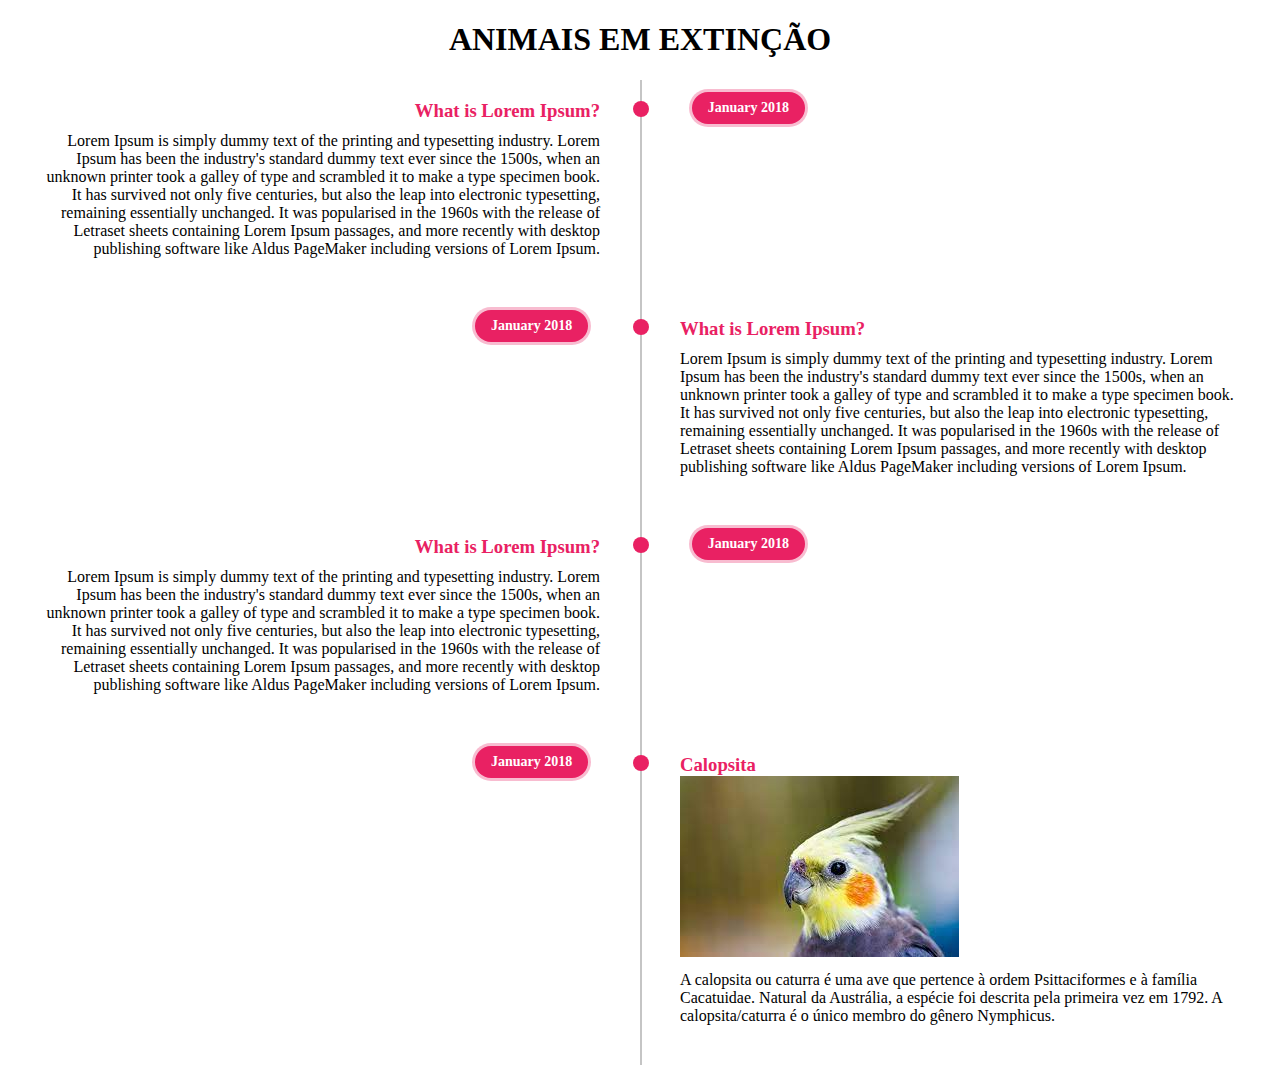
<file: Linha do Tempo Animais/index.html>
<!DOCTYPE html>
<html lang="en">
<head>
    <meta charset="UTF-8">
    <meta name="viewport" content="width=device-width, initial-scale=1.0">
    <title>Document</title>
    <link rel="stylesheet" href="style.css">
</head>
<body>
    <h1>ANIMAIS EM EXTINÇÃO</h1>
    <class class="timeline">
            <ul>
                <li>
                <div class="content">
                    <h3>What is Lorem Ipsum?</h3>
                    <p>Lorem Ipsum is simply dummy text of the printing and typesetting industry. Lorem Ipsum has been the industry's standard dummy text ever since the 1500s, when an unknown printer took a galley of type and scrambled it to make a type specimen book. It has survived not only five centuries, but also the leap into electronic typesetting, remaining essentially unchanged. It was popularised in the 1960s with the release of Letraset sheets containing Lorem Ipsum passages, and more recently with desktop publishing software like Aldus PageMaker including versions of Lorem Ipsum.
                    </p>
                </div>
                <div class="time">
                    <h4>January 2018</h4>
                </div>
            </li>
            <li>
                <div class="content">
                    <h3>What is Lorem Ipsum?</h3>
                    <p>Lorem Ipsum is simply dummy text of the printing and typesetting industry. Lorem Ipsum has been the industry's standard dummy text ever since the 1500s, when an unknown printer took a galley of type and scrambled it to make a type specimen book. It has survived not only five centuries, but also the leap into electronic typesetting, remaining essentially unchanged. It was popularised in the 1960s with the release of Letraset sheets containing Lorem Ipsum passages, and more recently with desktop publishing software like Aldus PageMaker including versions of Lorem Ipsum.
                    </p>
                </div>
                <div class="time">
                    <h4>January 2018</h4>
                </div>
            </li>
            <li>
                <div class="content">
                    <h3>What is Lorem Ipsum?</h3>
                    <p>Lorem Ipsum is simply dummy text of the printing and typesetting industry. Lorem Ipsum has been the industry's standard dummy text ever since the 1500s, when an unknown printer took a galley of type and scrambled it to make a type specimen book. It has survived not only five centuries, but also the leap into electronic typesetting, remaining essentially unchanged. It was popularised in the 1960s with the release of Letraset sheets containing Lorem Ipsum passages, and more recently with desktop publishing software like Aldus PageMaker including versions of Lorem Ipsum.
                    </p>
                </div>
                <div class="time">
                    <h4>January 2018</h4>
                </div>
            </li>
            <li>
                <div class="content">
                    <h3>Calopsita</h3>
                    <img src="calopsita.jpg" alt="">
                    <p>A calopsita ou caturra é uma ave que pertence à ordem Psittaciformes e à família Cacatuidae. Natural da Austrália, a espécie foi descrita pela primeira vez em 1792. A calopsita/caturra é o único membro do gênero Nymphicus.
                    </p>
                </div>
                <div class="time">
                    <h4>January 2018</h4>
                </div>
            </li>
            <div style="clear: both;"></div>
            </ul>
    </class>
</body>
</html>
</file>
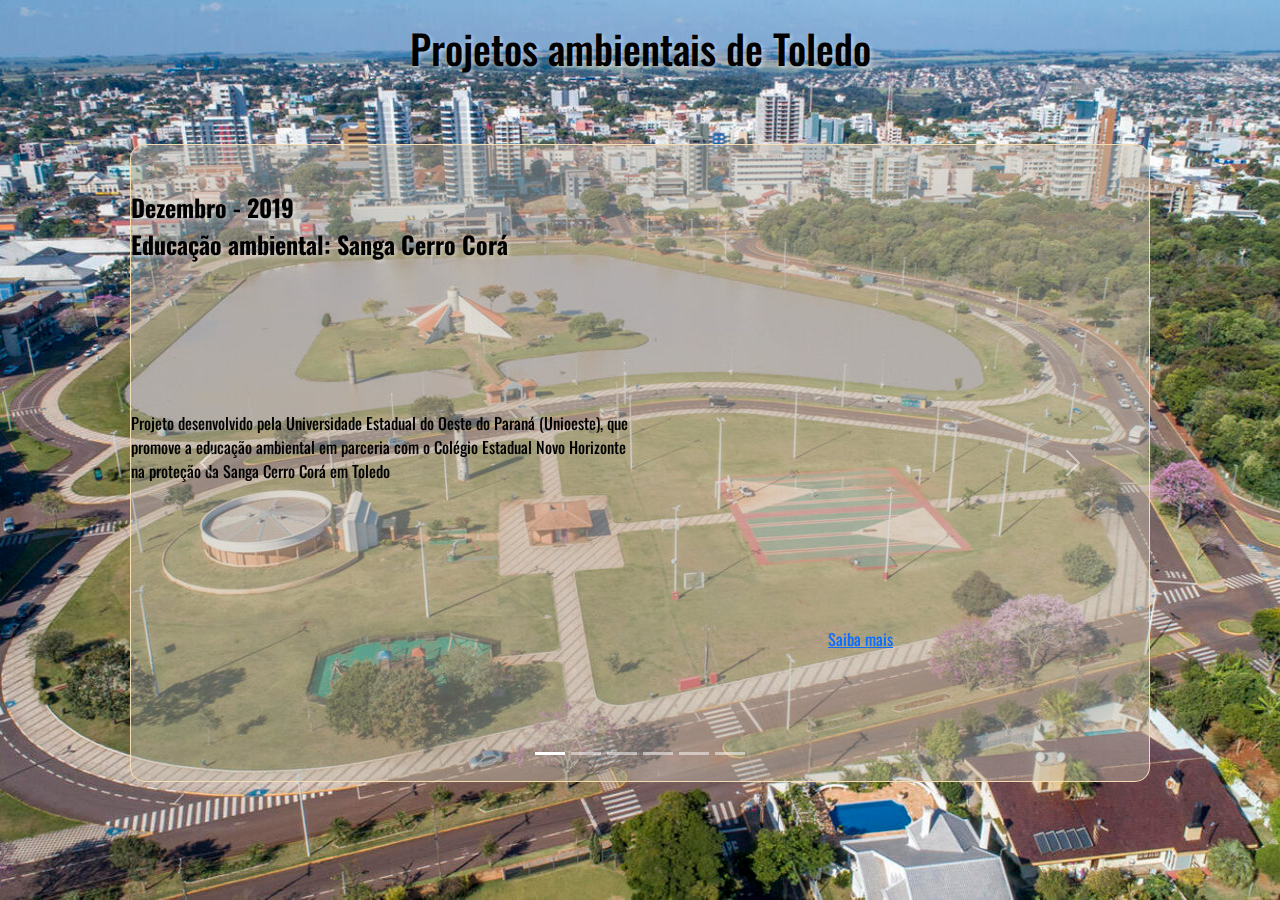
<file: meio-ambiente-toledo/index.html>
<!DOCTYPE html>
<html lang="en">

<head>
    <meta charset="UTF-8">
    <meta name="viewport" content="width=device-width, initial-scale=1.0">
    <title>Projetos de meio ambiente em Toledo</title>
    <link rel="stylesheet" href="https://stackpath.bootstrapcdn.com/bootstrap/4.1.3/css/bootstrap.min.css"
        integrity="sha384-MCw98/SFnGE8fJT3GXwEOngsV7Zt27NXFoaoApmYm81iuXoPkFOJwJ8ERdknLPMO" crossorigin="anonymous">


    <script src="https://stackpath.bootstrapcdn.com/bootstrap/4.1.3/js/bootstrap.min.js"
        integrity="sha384-ChfqqxuZUCnJSK3+MXmPNIyE6ZbWh2IMqE241rYiqJxyMiZ6OW/JmZQ5stwEULTy"
        crossorigin="anonymous"></script>

    <link href="https://cdn.jsdelivr.net/npm/bootstrap@5.3.2/dist/css/bootstrap.min.css" rel="stylesheet">
    <script src="https://cdn.jsdelivr.net/npm/bootstrap@5.3.2/dist/js/bootstrap.bundle.min.js"></script>
    <link rel="stylesheet" href="style.css">

    <link rel="preconnect" href="https://fonts.googleapis.com">
    <link rel="preconnect" href="https://fonts.gstatic.com" crossorigin>
    <link href="https://fonts.googleapis.com/css2?family=Lato:wght@700;900&family=Montserrat:wght@600;700&family=Oswald:wght@200;400&display=swap" rel="stylesheet">
</head>

<body>
    <img src="lago.jpg" class="img-fluid w-100 h-100" style="position: absolute;">
    <div class="container">
        <div class="h1 w-100 text-center py-4 title">
            Projetos ambientais de Toledo
        </div>


        <div id="carouselIndicators" class="carousel slide py-5 m-5">
            <div class="carousel-indicators">
                <button type="button" data-bs-target="#carouselIndicators" data-bs-slide-to="0" class="active"
                    aria-current="true" aria-label="Slide 1"></button>
                <button type="button" data-bs-target="#carouselIndicators" data-bs-slide-to="1"
                    aria-label="Slide 2"></button>
                <button type="button" data-bs-target="#carouselIndicators" data-bs-slide-to="2"
                    aria-label="Slide 3"></button>
                <button type="button" data-bs-target="#carouselIndicators" data-bs-slide-to="3"
                    aria-label="Slide 4"></button>
                <button type="button" data-bs-target="#carouselIndicators" data-bs-slide-to="4"
                    aria-label="Slide 5"></button>
                <button type="button" data-bs-target="#carouselIndicators" data-bs-slide-to="5"
                    aria-label="Slide 6"></button>
            </div>
            <div class="carousel-inner">
                <div class="carousel-item active">
                    <div class="project-title h4">Dezembro - 2019</div>
                    <div class="project-title h4">Educação ambiental: Sanga Cerro Corá</div>
                    <div class="project-resume">Projeto desenvolvido pela Universidade Estadual do Oeste do
                        Paraná (Unioeste), que promove a educação ambiental em parceria com o
                        Colégio Estadual Novo Horizonte na proteção da Sanga Cerro Corá em Toledo</div>
                    <div class="navigate-for"><a href="https://www.toledo.pr.gov.br/old/noticia/voluntarios-limpam-a-sanga-pyahu-cerro-cora" target="_blank">Saiba mais</a></div>
                </div>
                <div class="carousel-item">
                    <div class="project-title h4">Junho - 2017</div>
                    <div class="project-title h4">Caminhada e limpeza na Sanga Cerro Corá</div>
                    <div class="project-resume">O evento foi realizado pela Secretaria de Meio Ambiente,
                        Secretaria de Educação, Núcleo Regional de Educação, Sanepar e Colégio Novo Horizonte
                        com o objetivo de recolher o lixo jogado na área de manancial, além de promover
                        orientações e gerar uma reflexão sobre a importância dos cuidados nas nascentes e rios
                    </div>
                    <div class="navigate-for"><a href="https://www.toledo.pr.gov.br/old/noticia/caminhada-e-limpeza-na-sanga-cerro-cora-recolhe-15-tonelada-de-lixo" target="_blank">Saiba mais</a></div>
                </div>
                <div class="carousel-item">
                    <div class="project-title h4">Junho - 2021</div>
                    <div class="project-title h4">Inquérito Civil: Danos ao meio ambiente</div>
                    <div class="project-resume">Inquérito civil instaurado pelo Ministério Público do Paraná na
                        luta contra os danos ao meio ambiente.</div>
                    <div class="navigate-for"><a href="https://mppr.mp.br/Editoria/Meio-Ambiente" target="_blank">Saiba mais</a></div>
                </div>
                <div class="carousel-item">
                    <div class="project-title h4">Outubro - 2022</div>
                    <div class="project-title h4">Florir Toledo</div>
                    <div class="project-resume">O Projeto Florir Toledo é um programa de fortalecimento
                        comunitário que tem como público-alvo adolescentes em situação de vulnerabilidade.

                        O projeto capacita profissionalmente os jovens participantes com ações ativas para a
                        proteção do meio ambiente, incentivando o protagonismo juvenil e fomentando o
                        desenvolvimento social e econômico dos mesmos.</div>
                    <div class="navigate-for"><a href="https://www.toledo.pr.gov.br/portais/programas/florir-toledo" target="_blank">Saiba mais</a></div>
                </div>
                <div class="carousel-item">
                    <div class="project-title h4">Maio - 2023</div>
                    <div class="project-title h4">Dia Mundial da Reciclagem mobiliza comunidade em Toledo</div>
                    <div class="project-resume">Em alusão ao Dia Mundial da Reciclagem, comemorado no dia 17 de
                        maio, o Núcleo dos Objetivos de Desenvolvimento Sustentável (Núcleo ODS) de Toledo, em
                        parceria com a Secretaria de Meio Ambiente e apoio da eMiner, realizou a campanha
                        "Eletrônico Não é Lixo” e a “Blitz da Sustentabilidade". </div>
                    <div class="navigate-for"><a href="https://www.toledo.pr.gov.br/noticias/meio-ambiente/dia-mundial-da-reciclagem-mobiliza-comunidade-em-toledo#:~:text=Em%20alus%C3%A3o%20ao%20Dia%20Mundial,a%20%E2%80%9CBlitz%20da%20Sustentabilidade%22." target="_blank">Saiba mais</a></div>
                </div>
            </div>
            <button class="carousel-control-prev" type="button" data-bs-target="#carouselIndicators"
                data-bs-slide="prev">
                <span class="carousel-control-prev-icon" aria-hidden="true"></span>
                <span class="visually-hidden">Previous</span>
            </button>
            <button class="carousel-control-next" type="button" data-bs-target="#carouselIndicators"
                data-bs-slide="next">
                <span class="carousel-control-next-icon" aria-hidden="true"></span>
                <span class="visually-hidden">Next</span>
            </button>
        </div>


        <!-- <div id="timeline">
            <ul class="d-flex flex-column">
                <li class="d-flex">
                    <div class="card-project py-3 mr-auto">
                        <div class="mx-4">
                            <div class="project-title h2">Educação ambiental: Sanga Cerro Corá</div>
                            <div class="project-resume">Projeto desenvolvido pela Universidade Estadual do Oeste do
                                Paraná (Unioeste), que promove a educação ambiental em parceria com o
                                Colégio Estadual Novo Horizonte na proteção da Sanga Cerro Corá em Toledo</div>
                            <div class="navigate-for"><a href="#">Saiba mais</a></div>
                        </div>

                    </div>
                    <div class="text-left col-6   date">Dezemebro 2009</div>
                </li>
                <li class="d-flex">
                    <div class="text-right col-6  date">Junho 2017</div>
                    <div class="card-project py-3 ml-auto">
                        <div class="mx-4">
                            <div class="project-title">Caminhada e limpeza na Sanga Cerro Corá</div>
                            <div class="project-resume">O evento foi realizado pela Secretaria de Meio Ambiente,
                                Secretaria de Educação, Núcleo Regional de Educação, Sanepar e Colégio Novo Horizonte
                                com o objetivo de recolher o lixo jogado na área de manancial, além de promover
                                orientações e gerar uma reflexão sobre a importância dos cuidados nas nascentes e rios
                            </div>
                            <div class="navigate-for"><a href="#">Saiba mais</a></div>
                        </div>
                    </div>
                </li>
                <li class="d-flex">
                    <div class="card-project py-3 mr-auto">
                        <div class="mx-4">
                            <div class="project-title">Inquérito Civil: Danos ao meio ambiente</div>
                            <div class="project-resume">Inquérito civil instaurado pelo Ministério Público do Paraná na
                                luta contra os danos ao meio ambiente.</div>
                            <div class="navigate-for"><a href="#">Saiba mais</a></div>
                        </div>
                    </div>
                    <div class="text-left col-6  date">Junho 2021</div>
                </li>
                <li class="d-flex">
                    <div class="text-right col-6  date">Outubro 2022</div>
                    <div class="card-project py-3 ml-auto">
                        <div class="mx-4">
                            <div class="project-title">Florir Toledo</div>
                            <div class="project-resume">O Projeto Florir Toledo é um programa de fortalecimento
                                comunitário que tem como público-alvo adolescentes em situação de vulnerabilidade.

                                O projeto capacita profissionalmente os jovens participantes com ações ativas para a
                                proteção do meio ambiente, incentivando o protagonismo juvenil e fomentando o
                                desenvolvimento social e econômico dos mesmos.</div>
                            <div class="navigate-for"><a href="#">Saiba mais</a></div>
                        </div>
                    </div>
                </li>
                <li class="d-flex">
                    <div class="card-project py-3 mr-auto">
                        <div class="mx-4">
                            <div class="project-title">Dia Mundial da Reciclagem mobiliza comunidade em Toledo</div>
                            <div class="project-resume">Em alusão ao Dia Mundial da Reciclagem, comemorado no dia 17 de
                                maio, o Núcleo dos Objetivos de Desenvolvimento Sustentável (Núcleo ODS) de Toledo, em
                                parceria com a Secretaria de Meio Ambiente e apoio da eMiner, realizou a campanha
                                "Eletrônico Não é Lixo” e a “Blitz da Sustentabilidade". </div>
                            <div class="navigate-for"><a href="#">Saiba mais</a></div>
                        </div>
                    </div>
                    <div class="text-left col-6  date">Maio 2023</div>
                </li>
            </ul>
        </div>
    </div> -->
</body>

</html>
</file>
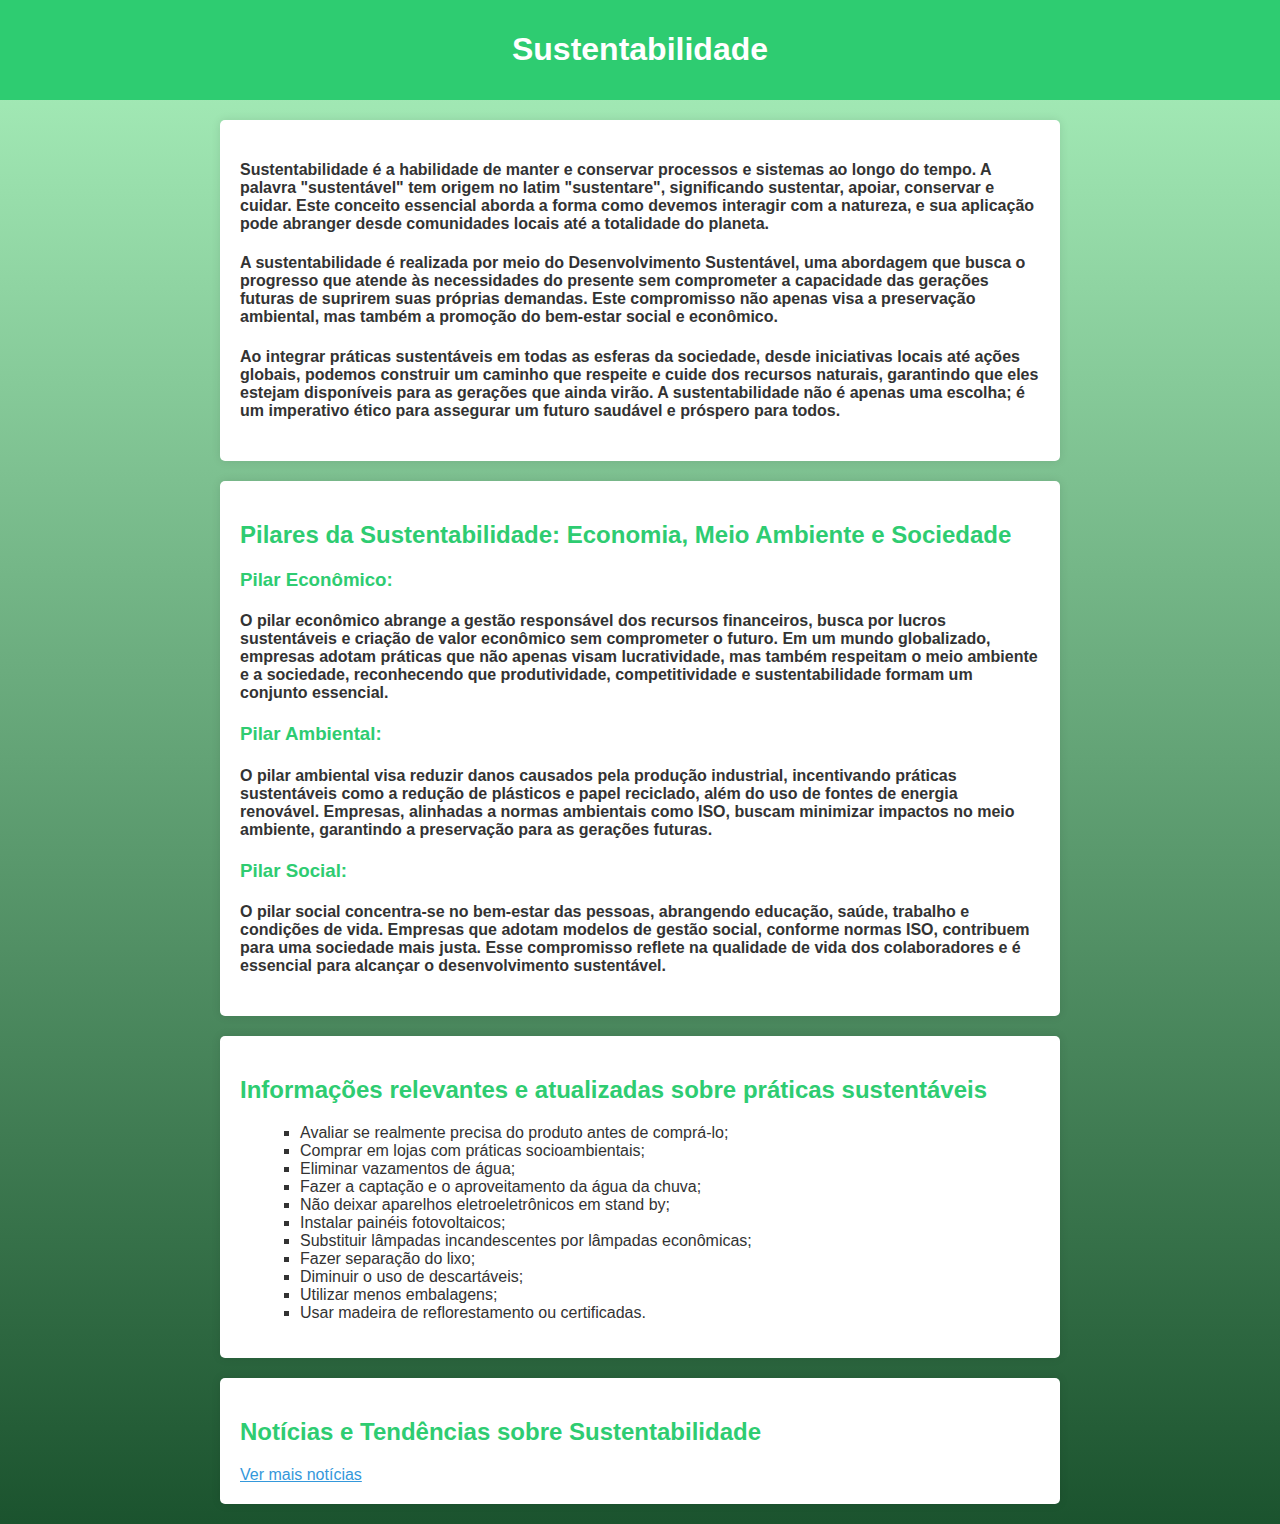
<file: sustentabilidade.html>
<!DOCTYPE html>
<html lang="pt-BR">
<head>
    <meta charset="UTF-8">
    <meta name="viewport" content="width=device-width, initial-scale=1.0">
    <title>Sustentabilidade</title>
    <link rel="stylesheet" href="style.css">
</head>
<body>
    <header>
        <h1>Sustentabilidade</h1>
    </header>

    <section id="sustainability-section" class="content-section">
        <h4>Sustentabilidade é a habilidade de manter e conservar processos e sistemas ao longo do tempo. A palavra "sustentável" tem origem no latim "sustentare", significando sustentar, apoiar, conservar e cuidar. Este conceito essencial aborda a forma como devemos interagir com a natureza, e sua aplicação pode abranger desde comunidades locais até a totalidade do planeta.</h4>
        <p></p>
        <h4>A sustentabilidade é realizada por meio do Desenvolvimento Sustentável, uma abordagem que busca o progresso que atende às necessidades do presente sem comprometer a capacidade das gerações futuras de suprirem suas próprias demandas. Este compromisso não apenas visa a preservação ambiental, mas também a promoção do bem-estar social e econômico.</h4>
        <p></p>
        <h4>Ao integrar práticas sustentáveis em todas as esferas da sociedade, desde iniciativas locais até ações globais, podemos construir um caminho que respeite e cuide dos recursos naturais, garantindo que eles estejam disponíveis para as gerações que ainda virão. A sustentabilidade não é apenas uma escolha; é um imperativo ético para assegurar um futuro saudável e próspero para todos.</h4>
    </section>

    <section id="practices-section" class="content-section">
        <h2>Pilares da Sustentabilidade: Economia, Meio Ambiente e Sociedade</h2>
        <p></p>
        <h3>Pilar Econômico:</h3>
        <h4>O pilar econômico abrange a gestão responsável dos recursos financeiros, busca por lucros sustentáveis e criação de valor econômico sem comprometer o futuro. Em um mundo globalizado, empresas adotam práticas que não apenas visam lucratividade, mas também respeitam o meio ambiente e a sociedade, reconhecendo que produtividade, competitividade e sustentabilidade formam um conjunto essencial.</h4>
        <p></p>
        <h3>Pilar Ambiental:</h3>
        <h4>O pilar ambiental visa reduzir danos causados pela produção industrial, incentivando práticas sustentáveis como a redução de plásticos e papel reciclado, além do uso de fontes de energia renovável. Empresas, alinhadas a normas ambientais como ISO, buscam minimizar impactos no meio ambiente, garantindo a preservação para as gerações futuras.</h4>
        <p></p>
        <h3>Pilar Social:</h3>
        <h4>O pilar social concentra-se no bem-estar das pessoas, abrangendo educação, saúde, trabalho e condições de vida. Empresas que adotam modelos de gestão social, conforme normas ISO, contribuem para uma sociedade mais justa. Esse compromisso reflete na qualidade de vida dos colaboradores e é essencial para alcançar o desenvolvimento sustentável.</h4>
    </section>

    <section id="info-section" class="content-section">
        <h2>Informações relevantes e atualizadas sobre práticas sustentáveis</h2>
        <p></p>
        <ul>
            <li>Avaliar se realmente precisa do produto antes de comprá-lo;</li>
            <li>Comprar em lojas com práticas socioambientais;</li>
            <li>Eliminar vazamentos de água;</li>
            <li>Fazer a captação e o aproveitamento da água da chuva;</li>
            <li>Não deixar aparelhos eletroeletrônicos em stand by;</li>
            <li>Instalar painéis fotovoltaicos;</li>
            <li>Substituir lâmpadas incandescentes por lâmpadas econômicas;</li>
            <li>Fazer separação do lixo;</li>
            <li>Diminuir o uso de descartáveis;</li>
            <li>Utilizar menos embalagens;</li>
            <li>Usar madeira de reflorestamento ou certificadas.</li>
        </ul>
    </section>

    <section id="success-cases-section" class="content-section">
        <h2>Notícias e Tendências sobre Sustentabilidade</h2>
        <div id="newsContainer">
        </div>
        <div id="showMoreNews" class="interactive-section">Ver mais notícias</div>
    </section>

    <script src="script.js"></script>
</body>
</html>
</file>
<file: css/theme-2.css>
body {
    font-family: 'Open Sans', sans-serif;
	background-color: #f2efde;
}
#fullview>div {
    display: flex;
	
    justify-content: center;
    align-items: center;
    font-size: 1.688rem;
    flex-direction: column;
    padding: 25px;
}
#section1 {
	position: relative;
	color:#000;
	display: flex;
    height: 100vh;
	align-items: center;
    justify-content: center;
}
#section1::before {
	content: "";	
	background-image: url('../img/bottom_section_initial.jpg');	
	background-size: cover;
	background-position: center;
    background-repeat: no-repeat;
	position: absolute;
	opacity: 0.5;
	top: 0px;
    right: 0px;
    bottom: 0px;
    left: 0px;
    height: 100vh;	
}

#section1 .container {
	position: relative;
}

#section1 h1 {
	
	color:#000;
	text-shadow: 2px 0 10px rgba(255, 255, 255, 0.10);
	margin-bottom:5px;
	font-size: 3.5rem;
	
}
#section1 span {
	position: relative;
	color:#000;
	text-shadow: 2px 0 10px rgba(255, 255, 255, 0.10);
	margin-bottom:5px;
	font-size: 3rem;
	font-weight: 700;
}

#section2 {	
    display: flex !important;
    flex-direction: row !important;
	background-image: url('../img/bottom_section_two.jpg');	
	background-size: contain;
    background-position:  center;
    background-repeat: no-repeat;
    height: 100vh;	
}

#fullview>div:nth-child(even) {
    background-color: #e8e8e8;
}


#navbar {
	position: sticky;
	top: 0;
	z-index: 1020;
    position: fixed;
    width: 100vw;
    padding: 20px;
}

#navbar ul {
    list-style: none;
    text-align: center;
}

#navbar li,
button {
    display: inline-block;
    padding: 8px 17px;
    background-color: #ffffff;
    box-shadow: 3px 4px rgba(0, 0, 0, 0.3);
    border: 1px solid transparent;
    margin-right: 12px;
    margin-bottom: 12px;
    border-radius: 8px;
}

button {
    cursor: pointer;
    margin-right: 0;
    margin-bottom: 0;
}


#navbar li:last-of-type {
    margin-right: 0;
}

#navbar li a {
    text-decoration: none;
    color: #282c34;
}

#navbar li a.active {
    font-weight: 700;
}

#down {
    box-shadow: 0px 2px 9px #888;
    border-radius: 30px;
}



/* Override Styles */
#fv-dots ul li a span {
    background-color: #888888;
    border-radius: 0;
    transition: all 0.5s ease;
}

#fv-dots ul a.active span {
    width: 11px;
    height: 11px;
    transform: rotate(45deg);
    background-color: #bdbdbd;
}

#modalContent object {
	background-color: transparent;
	margin: 0;
	padding: 0;
	display: block;
	border: none;
	width: 95vw;
	height: 65vh;
}
</file>
<file: Animais Extintos/css/style.css>
*,
*::before,
*::after {
  margin: 0;
  padding: 0;
  box-sizing: border-box;
}

body {
  font: normal 16px/1.5 'Titillium Web', sans-serif;
  background: linear-gradient(54deg, #9164ff, #8bfff4);
  color: #3c3f64;
  overflow-x: hidden;
  padding-bottom: 50px;
}

/* STYLING */

.timeline ul {
  list-style-type: none;
}

.timeline ul li {
  position: relative;
  width: 6px;
  margin: 0 auto;
  padding-top: 50px;
  background: #fff;
}

.timeline ul li::after {
  content: '';
  position: absolute;
  left: 50%;
  bottom: 0;
  transform: translateX(-50%) rotate(45deg);
  width: 20px;
  height: 20px;
  z-index: 2;
  background: #eee;
}

.timeline ul li div {
  position: relative;
  bottom: 0;
  width: 400px;
  padding: 20px;
  background: #fff; /* A cor primária foi substituída aqui */
  box-shadow: 4px 13px 30px 1px rgba(252, 56, 56, 0.2);
  border-radius: 5px;
  display: flex;
  align-items: center;
}

.timeline ul li div time {
  position: absolute;
  background: #f5af19;
  width: 80px;
  height: 30px;
  top: -15px;
  border-radius: 5px;
  display: flex;
  justify-content: center;
  align-items: center;
  letter-spacing: 2px;
}

.timeline ul li div div {
  height: 100px;
  display: flex;
  flex-direction: column;
  justify-content: center;
  align-items: center;
}

.timeline ul li div div p {
  text-align: center;
}

.timeline ul li div .discovery {
  margin-right: 10px;
}

.timeline ul li:nth-of-type(odd) > div {
  left: 45px;
}

.timeline ul li:nth-of-type(even) > div {
  left: -439px;
}



/* ANIMATION */

.timeline ul li div {
  visibility: hidden;
  opacity: 0;
  transition: all 0.5s ease-in-out;
}

.timeline ul li:nth-of-type(odd) div {
  transform: translate3d(100px, -10px, 0) rotate(10deg);
}

.timeline ul li:nth-of-type(even) div {
  transform: translate3d(-100px, -10px, 0) rotate(10deg);
}

.timeline ul li.in-view div {
  transform: none;
  visibility: visible;
  opacity: 1;
}

@media screen and (max-width: 900px) {
  .timeline ul li div {
    width: 250px;
    flex-direction: column;
  }

  .timeline ul li div div {
    width: 80%;
    margin: 10px;
  }

  .timeline ul li:nth-of-type(even) > div {
    left: -289px;
  }
}

@media screen and (max-width: 600px) {
  body {
    background: #8bfff4;
  }

  .timeline ul li {
    margin-left: 20px;
  }

  .timeline ul li div {
    width: calc(100vw - 91px);
  }

  .timeline ul li:nth-of-type(even) > div {
    left: 45px;
  }
}

/* ... Outros estilos ... */

.image-popup {
    display: none;
    position: fixed;
    top: 50%;
    left: 50%;
    transform: translate(-50%, -50%);
    background: #fff;
    padding: 20px;
    text-align: center;
    box-shadow: 0 0 10px rgba(0, 0, 0, 0.1);
  }
  
  .image-popup img {
    max-width: 100%;
  }
  
  .image-popup p {
    margin-top: 10px;
  }
  
  .texto-reduzido {
    font-size: 10px; 
    line-height: 1.2; 
   
  }
  
  .titulo{
    font-size: 100px;
    text-align: center; 
    color: white; 
  }

  .fim{

    font-size: 20px;
    text-align: center;
    color: white; 
    margin: 40px;
  }
</file>
<file: camada_de_ozonio/css/style.css>
/*---------- Google fonts ----------*/
@import url('https://fonts.googleapis.com/css2?family=Inter&family=Poppins:ital,wght@0,100;0,200;0,300;0,400;0,500;0,600;0,700;0,800;0,900;1,100;1,200;1,300;1,400;1,500;1,600;1,700;1,800;1,900&display=swap');

/*------ CSS variables ------*/
:root{
  --white-color: #fff;
  --dark-color: #222;
  --body-bg-color: #fff;
  --section-bg-color: #202834;
  --navigation-item-hover-color: #3b5378;

  --text-shadow: 0 5px 25px rgba(0, 0, 0, 0.1);
  --box-shadow: 0 5px 25px rgb(0 0 0 / 20%);

  --scroll-bar-color: #fff;
  --scroll-thumb-color: #282f4e;
  --scroll-thumb-hover-color: #454f6b;
}

/*------ Scroll bar ------*/
::-webkit-scrollbar{
  width: 11px;
  background: var(--scroll-bar-color);
}

::-webkit-scrollbar-thumb{
  width: 100%;
  background: var(--scroll-thumb-color);
  border-radius: 2em;
}

::-webkit-scrollbar-thumb:hover{
  background: var(--scroll-thumb-hover-color);
}

/*------ Main CSS ------*/
*{
  margin: 0;
  padding: 0;
  box-sizing: border-box;
  font-family: 'Poppins', sans-serif;
}

body{
  background: var(--body-bg-color);
}

section{
  position: relative;
}

.section{
  color: var(--white-color);
  background: var(--section-bg-color);
  padding: 35px 200px;
  transition: 0.3s ease;
}

/*------ Header ------*/
header{
  z-index: 999;
  position: fixed;
  width: 100%;
  height: calc(5rem + 1rem);
  top: 0;
  left: 0;
  display: flex;
  justify-content: center;
  transition: 0.5s ease;
  transition-property: height, background;
}

header.sticky{
  height: calc(2.5rem + 1rem);
  background: rgba(255, 255, 255, 0.1);
  backdrop-filter: blur(20px);
  border-bottom: 1px solid rgba(255, 255, 255, 0.1);
}

header .nav-bar{
  position: relative;
  width: 100%;
  display: flex;
  align-items: center;
  justify-content: space-between;
  padding: 0 200px;
  transition: 0.3s ease;
}

.nav-close-btn, .nav-menu-btn{
  display: none;
}

.nav-bar .logo{
  color: var(--white-color);
  font-size: 1.8em;
  font-weight: 600;
  letter-spacing: 2px;
  text-transform: uppercase;
  text-decoration: none;
  text-shadow: var(--text-shadow);
}

.navigation .nav-items a{
  color: var(--white-color);
  font-size: 1em;
  text-decoration: none;
  text-shadow: var(--text-shadow);
}

.navigation .nav-items a i{
  display: none;
}

.navigation .nav-items a:not(:last-child){
  margin-right: 45px;
}

/*------ Home ------*/
.home{
  min-height: 100vh;
}

.home:before{
  z-index: 888;
  content: '';
  position: absolute;
  width: 100%;
  height: 50px;
  bottom: 0;
  left: 0;
  background: linear-gradient(transparent, var(--section-bg-color));
}

/*------ Background slider ------*/
.bg-slider{
  z-index: 777;
  position: relative;
  width: 100%;
  min-height: 100vh;
}

.bg-slider .swiper-slide{
  position: relative;
  width: 100%;
  height: 100vh;
}

.bg-slider .swiper-slide img{
  width: 100%;
  height: 100vh;
  object-fit: cover;
  background-position: center;
  background-size: cover;
  pointer-events: none;
}

.swiper-slide .text-content{
  position: absolute;
  top: 25%;
  color: var(--white-color);
  margin: 0 200px;
  transition: 0.3s ease;
}

.swiper-slide .text-content .title{
  font-size: 4em;
  font-weight: 700;
  text-shadow: var(--text-shadow);
  margin-bottom: 20px;
  transform: translateY(-50px);
  opacity: 0;
}

.swiper-slide-active .text-content .title{
  transform: translateY(0);
  opacity: 1;
  transition: 1s ease;
  transition-delay: 0.3s;
  transition-property: transform, opacity;
}

.swiper-slide .text-content .title span{
  font-size: 0.3em;
  font-weight: 300;
}

.swiper-slide .text-content p{
  max-width: 700px;
  background: rgba(255, 255, 255, 0.1);
  backdrop-filter: blur(10px);
  text-shadow: var(--text-shadow);
  padding: 20px;
  border-radius: 10px;
  border-bottom: 1px solid rgba(255, 255, 255, 0.1);
  border-right: 1px solid rgba(255, 255, 255, 0.1);
  box-shadow: var(--box-shadow);
  transform: translateX(-80px);
  opacity: 0;
}

.swiper-slide-active .text-content p{
  transform: translateX(0);
  opacity: 1;
  transition: 1s ease;
  transition-delay: 0.3s;
  transition-property: transform, opacity;
}

.swiper-slide .text-content .read-btn{
  border: none;
  outline: none;
  background: var(--white-color);
  color: var(--dark-color);
  font-size: 1em;
  font-weight: 500;
  padding: 8px 25px;
  display: flex;
  align-items: center;
  margin-top: 40px;
  border-radius: 10px;
  cursor: pointer;
  transform: translateX(50px);
  opacity: 0;
}

.swiper-slide-active .text-content .read-btn{
  transform: translateX(0);
  opacity: 1;
  transition: 1s ease;
  transition-delay: 0.3s;
  transition-property: transform, opacity;
}

.swiper-slide .text-content .read-btn i{
  font-size: 1.6em;
  transition: 0.3s ease;
}

.swiper-slide .text-content .read-btn:hover i{
  transform: translateX(5px);
}

.dark-layer::before{
  content: '';
  position: absolute;
  width: 100%;
  height: 100vh;
  top: 0;
  left: 0;
  background: rgba(0, 0, 0, 0.2);
}

.bg-slider-thumbs{
  z-index: 777;
  position: absolute;
  bottom: 7em;
  left: 50%;
  transform: translateX(-50%);
  transition: 0.3s ease;
}

.thumbs-container{
  background: rgba(255, 255, 255, 0.1);
  backdrop-filter: blur(10px);
  padding: 10px 3px;
  border-radius: 10px;
  border-bottom: 1px solid rgba(255, 255, 255, 0.1);
  border-right: 1px solid rgba(255, 255, 255, 0.1);
  box-shadow: var(--box-shadow);
}

.thumbs-container img{
  width: 50px;
  height: 35px;
  margin: 0 5px;
  border-radius: 5px;
  cursor: pointer;
}

.swiper-slide-thumb-active{
  border: 1px solid var(--white-color);
}

/*------ Media icons ------*/
.media-icons{
  z-index: 999;
  position: absolute;
  display: flex;
  flex-direction: column;
  top: 50%;
  transform: translateY(-50%);
  margin-left: 90px;
}

.media-icons a{
  color: var(--white-color);
  font-size: 1.7em;
  margin: 10px 0;
}

/*------ About section ------*/
.about h2{
  font-size: 3em;
  font-weight: 600;
}

.about p{
  margin: 25px 0;
}

/*------ Image gallery ------*/
.container{
  width: 600px;
  display: -webkit-flex; 
  display: -moz-flex;
  display: -ms-flex;
  display: -o-flex;
  display: flex;
  height: 50vh;
  margin: 3% auto 0;
  margin-bottom: 3%;
}
.card {
flex: 1;
border-radius: 100px;
margin: 0;
padding: 0;
background-position: center center;
background-repeat: no-repeat;
-webkit-background-size: cover;
background-size: cover;
transition: all 500ms cubic-bezier(.14,.69,.93,1);
box-shadow: 0 2px 20px rgba(0,0,0,0.5);
}
.card:hover{
  flex-basis: 35vw;
}


/*------ Media queries (max-width: 1100px) ------*/
@media screen and (max-width: 1100px){
  header .nav-bar{
    padding: 0 50px;
  }

  .section{
    padding: 25px 50px;
  }

  .media-icons{
    right: 0;
    margin-right: 50px;
  }

  .swiper-slide .text-content{
    margin: 0 120px 0 50px;
  }

  .bg-slider-thumbs{
    bottom: 3em;
  }

  .container{
    width: 100%;
  }
}

/*------ Media queries (max-width: 785px) ------*/
@media screen and (max-width: 785px){
  header .nav-bar{
    padding: 25px 20px;
  }

  .section{
    padding: 25px 20px;
  }

  .media-icons{
    margin-right: 20px;
  }

  .media-icons a{
    font-size: 1.5em;
  }
  .swiper-slide .text-content{
    margin: 0 70px 0 20px;
  }

  .swiper-slide.text-content .title{
    font-size: 3em;
  }

  .swiper-slide.text-content .title span{
    font-size: 0.35em;
  }

  .swiper-slide .text-content p{
    font-size: 0.9em;
  }

  /*------ Navigation menu ------*/

  .nav-menu-btn{
    display: block;
    color: var(--white-color);
    font-size: 1.5em;
    cursor: pointer;
  }

  .nav-close-btn{
    display: block;
    color: var(--dark-color);
    position: absolute;
    top: 0;
    right: 0;
    font-size: 1.3em;
    margin: 10px;
    cursor: pointer;
    transition: 0.3s ease;
  }

  .navigation{
    z-index: 99999;
    position: fixed;
    width: 100%;
    height: 100vh;
    top: 0;
    left: 0;
    background: rgba(0, 0, 0, 0.25);
    display: flex;
    justify-content: center;
    align-items: center;
    visibility: hidden;
    opacity: 0;
    transition: 0.3s ease;
  }

  .navigation.active{
    visibility: visible;
    opacity: 1;
  }

  .navigation .nav-items{
    position: relative;
    background: var(--white-color);
    width: 400px;
    max-width: 400px;
    display: grid;
    place-content: center;
    margin: 20px;
    padding: 40px;
    border-radius: 20px;
    box-shadow: var(--box-shadow);
    transform: translateY(-200px);
    transition: 0.3s ease;
  }

  .navigation.active .nav-items{
    transform: translateY(0);
  }

  .navigation .nav-items a{
    color: var(--dark-color);
    font-size: 1em;
    margin: 15px 50px;
    transition: 0.3s ease;
  }

  .navigation .nav-items a:hover{
    color: var(--navigation-item-hover-color);
  }

  .navigation .nav-items a i{
    display: inline-block;
    font-size: 1.3em;
    margin-right: 5px;
  }

  .swiper-slide .text-content .read-btn{
    font-size: 0.9em;
    padding: 5px 15px;
  }

  /*------ About section ------*/
  .about h2{
    font-size: 2.5em;
  }

  .about p{
    font-size: 0.9em;
  }

  .container{
    width: 100%;
  }
}
</file>
<file: Linha do Tempo Animais/style.css>
body
{
    margin: 0;
    padding: 0;
}

.timeline
{
    position: relative;
    margin: 50px auto;
    padding: 40px 0;
    width: 1000px;
    box-sizing: border-box;
}

.timeline:before
{
    content: '';
    position: absolute;
    left: 50%;
    width: 2px;
    height: 100%;
    background: #c5c5c5;
}

.timeline ul
{
    margin: 0;
    padding: 0;
}

.timeline ul li
{
    list-style: none;
    position: relative;
    width: 50%;
    padding: 20px 40px;
    box-sizing: border-box;
}
.timeline ul li:nth-child(odd)
{
    float: left;
    text-align: right;
    clear: both;
}

.timeline ul li:nth-child(even)
{
    float: right;
    text-align: left;
    clear: both;
}

.content
{
    padding-bottom: 20px;
}

.timeline ul li:nth-child(odd):before
{
    content: '';
    position: absolute;
    top: 24px;
    right: -6px;
    width: 10px;
    height: 10px;
    background: rgba(233,33,99,1);
    border-radius: 50%;
    box-shadow: 0 0 0 3px rgba(233,33,99,1);
}

.timeline ul li:nth-child(even):before
{
    content: '';
    position: absolute;
    top: 24px;
    left: -4px;
    width: 10px;
    height: 10px;
    background: rgba(233,33,99,1);
    border-radius: 50%;
    box-shadow: 0 0 0 3px rgba(233,33,99,1);
}

.timeline ul li h3
{
    margin: 0;
    padding: 0;
    font-weight: 600;
    color: rgba(233,33,99,1)
}

.timeline ul li p
{
    margin: 10px 0 0;
    padding: 0;
}

.timeline ul li .time h4
{
    margin: 0;
    padding: 0;
    font-size: 14px;
}

.timeline ul li:nth-child(odd) .time
{
    position: absolute;
    top: 12px;
    right: -165px;
    margin: 0;
    padding: 8px 16px;
    background: rgba(233,33,99,1);
    color: #fff;
    border-radius: 18px;
    box-shadow: 0 0 0 3px rgba(233,33,99,0.3);
}

.timeline ul li:nth-child(even) .time
{
    position: absolute;
    top: 12px;
    left: -165px;
    margin: 0;
    padding: 8px 16px;
    background: rgba(233,33,99,1);
    color: #fff;
    border-radius: 18px;
    box-shadow: 0 0 0 3px rgba(233,33,99,0.3);
}

h1 
{
    text-align: center;
    font: 60px;
}

@media (max-width: 1000px)
{
    .timeline{
        width: 100%;
    }
}

@media (max-width: 767px)
{
    h1  
    {
        text-align: center;
        font: 40px;
    }

    .timeline{
        width: 100%;
    }

    .timeline:before{
        left: 20px;
    }

    .timeline ul li:nth-child(odd),
    .timeline ul li:nth-child(even)
    {
        width: 100%;
        text-align: left;
        padding-left: 50px;
        padding-bottom: 50px;
    }

    .timeline ul li:nth-child(odd):before,
    .timeline ul li:nth-child(even):before
    {
        top: -18px;
        left: 16px;
    }

    .timeline ul li:nth-child(odd) .time,
    .timeline ul li:nth-child(even) .time
    {
        top: -30px;
        left: 50px;
        right: inherit;
    }


}
</file>
<file: meio-ambiente-toledo/style.css>
body {
    font-family: Arial, Helvetica, sans-serif;
    background-color: #aaf2bd;
    color: #333;
    margin: 0;
    padding: 0;
}

header {
    background-color: #2ecc71;
    color: #fff;
    padding: 10px;
    text-align: center;
}

h1 {
    color: #fff;
    
}

h2,
h3 {
    color: #2ecc71;
}

ul {
    list-style-type: square;
    margin-left: 20px;
}

.interactive-section {
    cursor: pointer;
    text-decoration: underline;
    color: #3498db;
}

.project-resume {
    width: 40vw;
    height: 40vh;
    display: flex;
    align-items: center;
}

.active {
    font-family: 'Lato', sans-serif;
    font-family: 'Montserrat', sans-serif;
    font-family: 'Oswald', sans-serif;
    opacity: 1;
    color: black;
    font-weight: 450;
    display: flex !important;
    flex-direction: column;
    justify-content: center;
}

.carousel-inner {
    height: 60vh;
}

.project-title {
    font-weight: 700;
    font-family: 'Lato', sans-serif;
    font-family: 'Montserrat', sans-serif;
    font-family: 'Oswald', sans-serif;
    text-shadow: 2px 2px 4px rgba(254, 254, 254, 0.5);
}

.carousel {
    border: 1.5px solid rgba(245, 222, 179, 0.991);
    background-color: rgba(192, 183, 167, 0.478);
    border-radius: 15px;
}

.navigate-for {
    align-self: flex-end;
    margin-right: 20vw;
}

.title {
    position: relative;
    font-family: 'Lato', sans-serif;
    font-family: 'Montserrat', sans-serif;
    font-family: 'Oswald', sans-serif;
    color: black;
    text-shadow: 2px 2px 4px rgba(254, 254, 254, 0.5);
}
</file>
<file: style.css>
body {
    font-family: Arial, sans-serif;
    background: linear-gradient(to bottom, #aaf2bd, #1b532e);
    color: #333;
    margin: 0;
    padding: 0;
}

header {
    background-color: #2ecc71;
    color: #fff;
    padding: 10px;
    text-align: center;
}

h1 {
    color: #fff; 
}

.content-section {
    max-width: 800px;
    margin: 20px auto;
    padding: 20px;
    background-color: #fff;
    box-shadow: 0 0 10px rgba(0, 0, 0, 0.1);
    border-radius: 5px;
}

h2, h3 {
    color: #2ecc71;
}

ul {
    list-style-type: square;
    margin-left: 20px;
}

.interactive-section {
    cursor: pointer;
    text-decoration: underline;
    color: #3498db;
}
</file>
<file: css/fullview.min.css>
/**
 * fullView v1.1.2
 */

/*!
 * https://github.com/seeratawan01/fullview.js
 *
 * @license GPLv3 for open source use only
 *
 * Copyright (C) 2020 https://github.com/seeratawan01/fullview.js/blob/master/LICENSE
 */*{padding:0;margin:0;box-sizing:border-box}html{scroll-behavior:smooth;box-sizing:border-box;text-rendering:optimizeLegibility;-webkit-font-smoothing:antialiased;-webkit-tap-highlight-color:transparent;-ms-text-size-adjust:100%;-webkit-text-size-adjust:100%;-webkit-font-smoothing:antialiased;-moz-osx-font-smoothing:grayscale;font-size:16px;overflow-x:hidden;overflow-y:hidden;height:100%}*,:after,:before{box-sizing:inherit}body{overflow:hidden;height:100%}#fullview>*{display:block;height:100vh!important;-webkit-backface-visibility:hidden;backface-visibility:hidden;perspective:1000;overflow:hidden}#fv-dots{position:fixed;top:50%;left:96%;transform:translate(-50%,-50%)}#fv-dots ul{display:block;list-style:none}#fv-dots ul li{padding:10px}#fv-dots ul li a{display:block;margin:auto;width:10px;height:10px;text-align:center}#fv-dots ul li a span{display:block;z-index:1;cursor:pointer;text-decoration:none;background-color:#888;border-radius:50%;margin:0 auto;width:7px;height:7px;transition:.1s ease all}#fv-dots ul a.active span{width:9px;height:9px;background-color:#bdbdbd}#fv-dots ul a:hover span{width:9px;height:9px}.fv-tooltip{position:relative;transition:all .65s cubic-bezier(.84,-.18,.31,1.26)}.fv-tooltip .fv-tooltiptext{visibility:hidden;width:120px;background:#3e474f;border-radius:.25em;color:#edeff0;text-align:center;padding:5px 0;position:absolute;z-index:1;top:-1px;right:105%}.fv-tooltip:hover .fv-tooltiptext{visibility:visible}.fv-tooltip .fv-tooltiptext::after{content:" ";position:absolute;top:50%;left:100%;margin-top:-5px;border-width:5px;border-style:solid;border-color:transparent transparent transparent #3e474f}.fv-tooltip.fv-tooltip-left .fv-tooltiptext::after{left:unset;right:100%;border-color:transparent #3e474f transparent transparent}
/*# sourceMappingURL=fullview.min.css.map */
</file>
